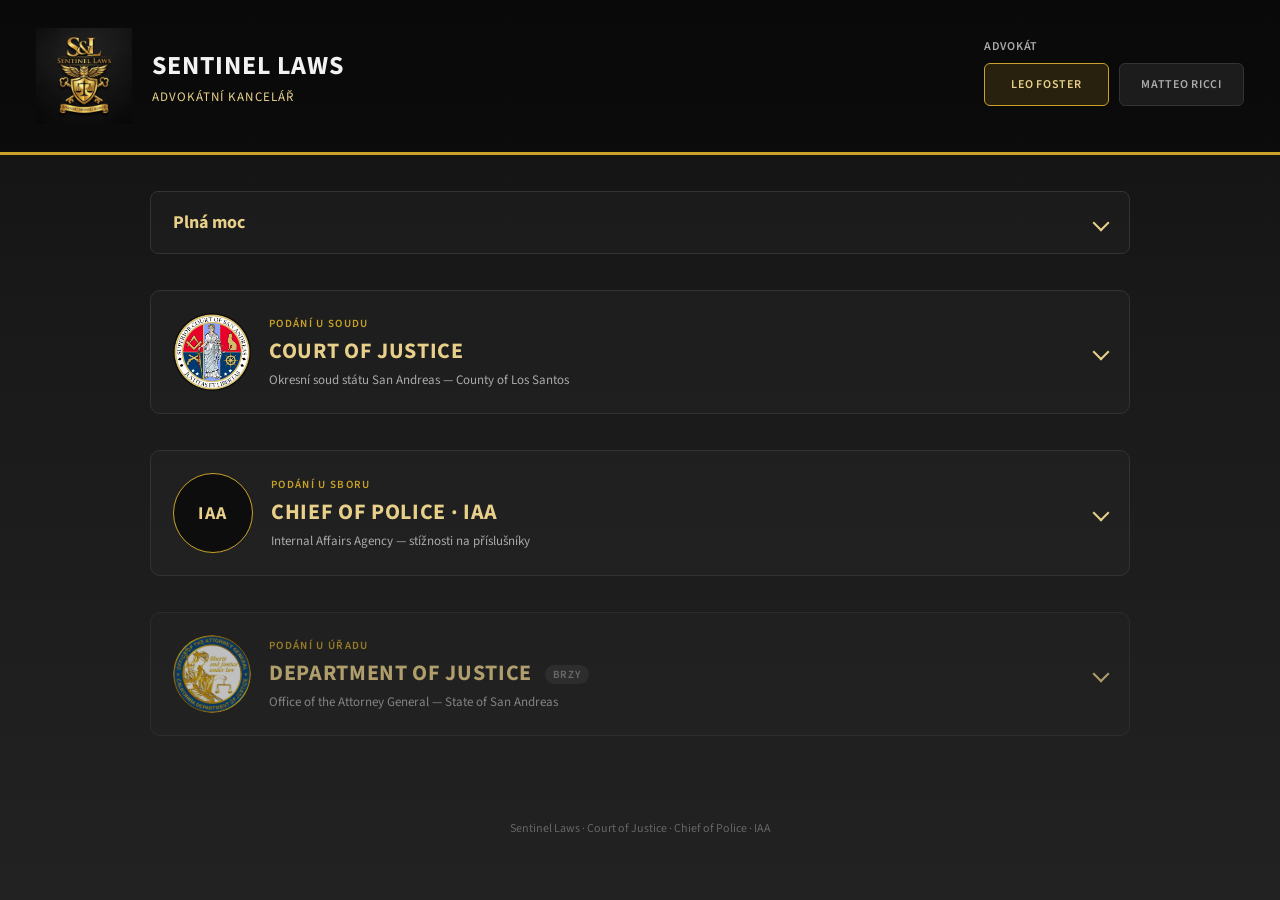
<file: index.html>
<!DOCTYPE html>
<html lang="cs">
<head>
  <meta charset="UTF-8">
  <meta name="viewport" content="width=device-width, initial-scale=1.0">
  <title>Sentinel Laws — Formuláře</title>
  <link rel="stylesheet" href="portal.css?v=3">
</head>
<body class="portal">
  <header class="portal-header">
    <div class="portal-brand">
      <img class="portal-logo" src="sentinel-laws-logo.png" alt="Sentinel Laws">
      <div class="portal-brand-text">
        <h1>Sentinel Laws</h1>
        <p>Advokátní kancelář</p>
      </div>
    </div>

    <div class="portal-attorney">
      <label for="attorney-leo">Advokát</label>
      <div class="attorney-options">
        <label class="attorney-option">
          <input type="radio" name="attorney" id="attorney-leo" value="leo-foster">
          <span>Leo Foster</span>
        </label>
        <label class="attorney-option">
          <input type="radio" name="attorney" id="attorney-matteo" value="matteo-ricci">
          <span>Matteo Ricci</span>
        </label>
      </div>
    </div>
  </header>

  <main class="portal-main">
    <section class="portal-section">
      <div class="category-list">
        <div class="category">
          <button type="button" class="category-toggle" aria-expanded="false" aria-controls="category-poa">
            <span class="category-title">Plná moc</span>
            <span class="category-chevron" aria-hidden="true"></span>
          </button>
          <div class="category-panel" id="category-poa" hidden>
            <p>Obecná plná moc, kterou klient uděluje kanceláři Sentinel Laws oprávnění zastupovat jej ve všech právních věcech.</p>
            <div class="form-grid">
              <a class="form-card" href="pm100.html">
                <span class="form-code">PM-100</span>
                <strong>Plná moc k zastupování</strong>
                <span>Klient souhlasí, aby advokát jednal jeho jménem před soudem, policií, DOJ i ostatními úřady.</span>
              </a>
            </div>
          </div>
        </div>
      </div>
    </section>

    <section class="authority-block">
      <button type="button" class="authority-toggle" aria-expanded="false" aria-controls="authority-coj">
        <img class="authority-logo" src="court-seal.png" width="78" height="78" alt="">
        <div class="authority-copy">
          <p class="authority-kicker">Podání u soudu</p>
          <h2>Court of Justice</h2>
          <p>Okresní soud státu San Andreas — County of Los Santos</p>
        </div>
        <span class="category-chevron" aria-hidden="true"></span>
      </button>
      <div class="authority-panel" id="authority-coj" hidden>
        <div class="category-list">
          <div class="category">
            <button type="button" class="category-toggle" aria-expanded="false" aria-controls="category-name-change">
              <span class="category-title">Změna jmen</span>
              <span class="category-chevron" aria-hidden="true"></span>
            </button>
            <div class="category-panel" id="category-name-change" hidden>
              <p>Formuláře pro podání žádosti o změnu jména u Okresního soudu státu San Andreas.</p>
              <div class="form-grid">
                <a class="form-card" href="nc100.html">
                  <span class="form-code">NC-100</span>
                  <strong>Petice o změnu jména</strong>
                  <span>Hlavní žádost podávaná u soudu. Obsahuje údaje navrhovatele, požadovanou změnu jména a podpisy.</span>
                </a>

                <a class="form-card" href="nc110.html">
                  <span class="form-code">NC-110</span>
                  <strong>Příloha — údaje o osobě</strong>
                  <span>Detailní informace o osobě, jejíž jméno se mění, včetně výpisu z trestního rejstříku.</span>
                </a>
              </div>
            </div>
          </div>

          <div class="category">
            <button type="button" class="category-toggle" aria-expanded="false" aria-controls="category-divorce">
              <span class="category-title">Rozvod</span>
              <span class="category-chevron" aria-hidden="true"></span>
            </button>
            <div class="category-panel" id="category-divorce" hidden>
              <p>Dohody o rozvodu manželství a vypořádání poměrů pro Okresní soud státu San Andreas.</p>
              <div class="form-grid">
                <a class="form-card" href="divorce.html">
                  <span class="form-code">ROZVOD</span>
                  <strong>Dohoda o rozvodu manželství</strong>
                  <span>Kompletní dohoda manželů včetně péče o děti, majetku, výživného a podpisů u soudu.</span>
                </a>
              </div>
            </div>
          </div>

          <div class="category">
            <button type="button" class="category-toggle" aria-expanded="false" aria-controls="category-bail">
              <span class="category-title">Kauce</span>
              <span class="category-chevron" aria-hidden="true"></span>
            </button>
            <div class="category-panel" id="category-bail" hidden>
              <p>Návrhy na propuštění obviněného na kauci a na stanovení její výše u Okresního soudu státu San Andreas.</p>
              <div class="form-grid">
                <a class="form-card" href="ka100.html">
                  <span class="form-code">KA-100</span>
                  <strong>Návrh na propuštění na kauci</strong>
                  <span>Žádost o stanovení kauce podle Penal Code, včetně výpisu všech obvinění vedených proti osobě.</span>
                </a>
              </div>
            </div>
          </div>
        </div>
      </div>
    </section>

    <section class="authority-block">
      <button type="button" class="authority-toggle" aria-expanded="false" aria-controls="authority-iaa">
        <span class="authority-mark">IAA</span>
        <div class="authority-copy">
          <p class="authority-kicker">Podání u sboru</p>
          <h2>Chief of Police · IAA</h2>
          <p>Internal Affairs Agency — stížnosti na příslušníky</p>
        </div>
        <span class="category-chevron" aria-hidden="true"></span>
      </button>
      <div class="authority-panel" id="authority-iaa" hidden>
        <div class="category-list">
          <div class="category">
            <button type="button" class="category-toggle" aria-expanded="false" aria-controls="category-complaint">
              <span class="category-title">Stížnost na příslušníka</span>
              <span class="category-chevron" aria-hidden="true"></span>
            </button>
            <div class="category-panel" id="category-complaint" hidden>
              <p>Stížnost na jednání příslušníka podávaná Chief of Police nebo Internal Affairs Agency.</p>
              <div class="form-grid">
                <a class="form-card" href="st100.html">
                  <span class="form-code">ST-100</span>
                  <strong>Stížnost na příslušníka</strong>
                  <span>Údaje o sboru a odznaku, poškozená osoba, popis události a porušené paragrafy.</span>
                </a>
              </div>
            </div>
          </div>
        </div>
      </div>
    </section>

    <section class="authority-block coming-soon">
      <button type="button" class="authority-toggle" aria-expanded="false" aria-controls="authority-doj">
        <img class="authority-logo" src="doj-logo.png" width="78" height="78" alt="">
        <div class="authority-copy">
          <p class="authority-kicker">Podání u úřadu</p>
          <h2>Department of Justice <span class="coming-soon-badge">Brzy</span></h2>
          <p>Office of the Attorney General — State of San Andreas</p>
        </div>
        <span class="category-chevron" aria-hidden="true"></span>
      </button>
      <div class="authority-panel" id="authority-doj" hidden>
        <p class="authority-empty">Formuláře podávané u Department of Justice budou doplněny.</p>
      </div>
    </section>
  </main>

  <footer class="portal-footer">
    Sentinel Laws · Court of Justice · Chief of Police · IAA
  </footer>

  <script src="portal.js?v=3"></script>
</body>
</html>
</file>
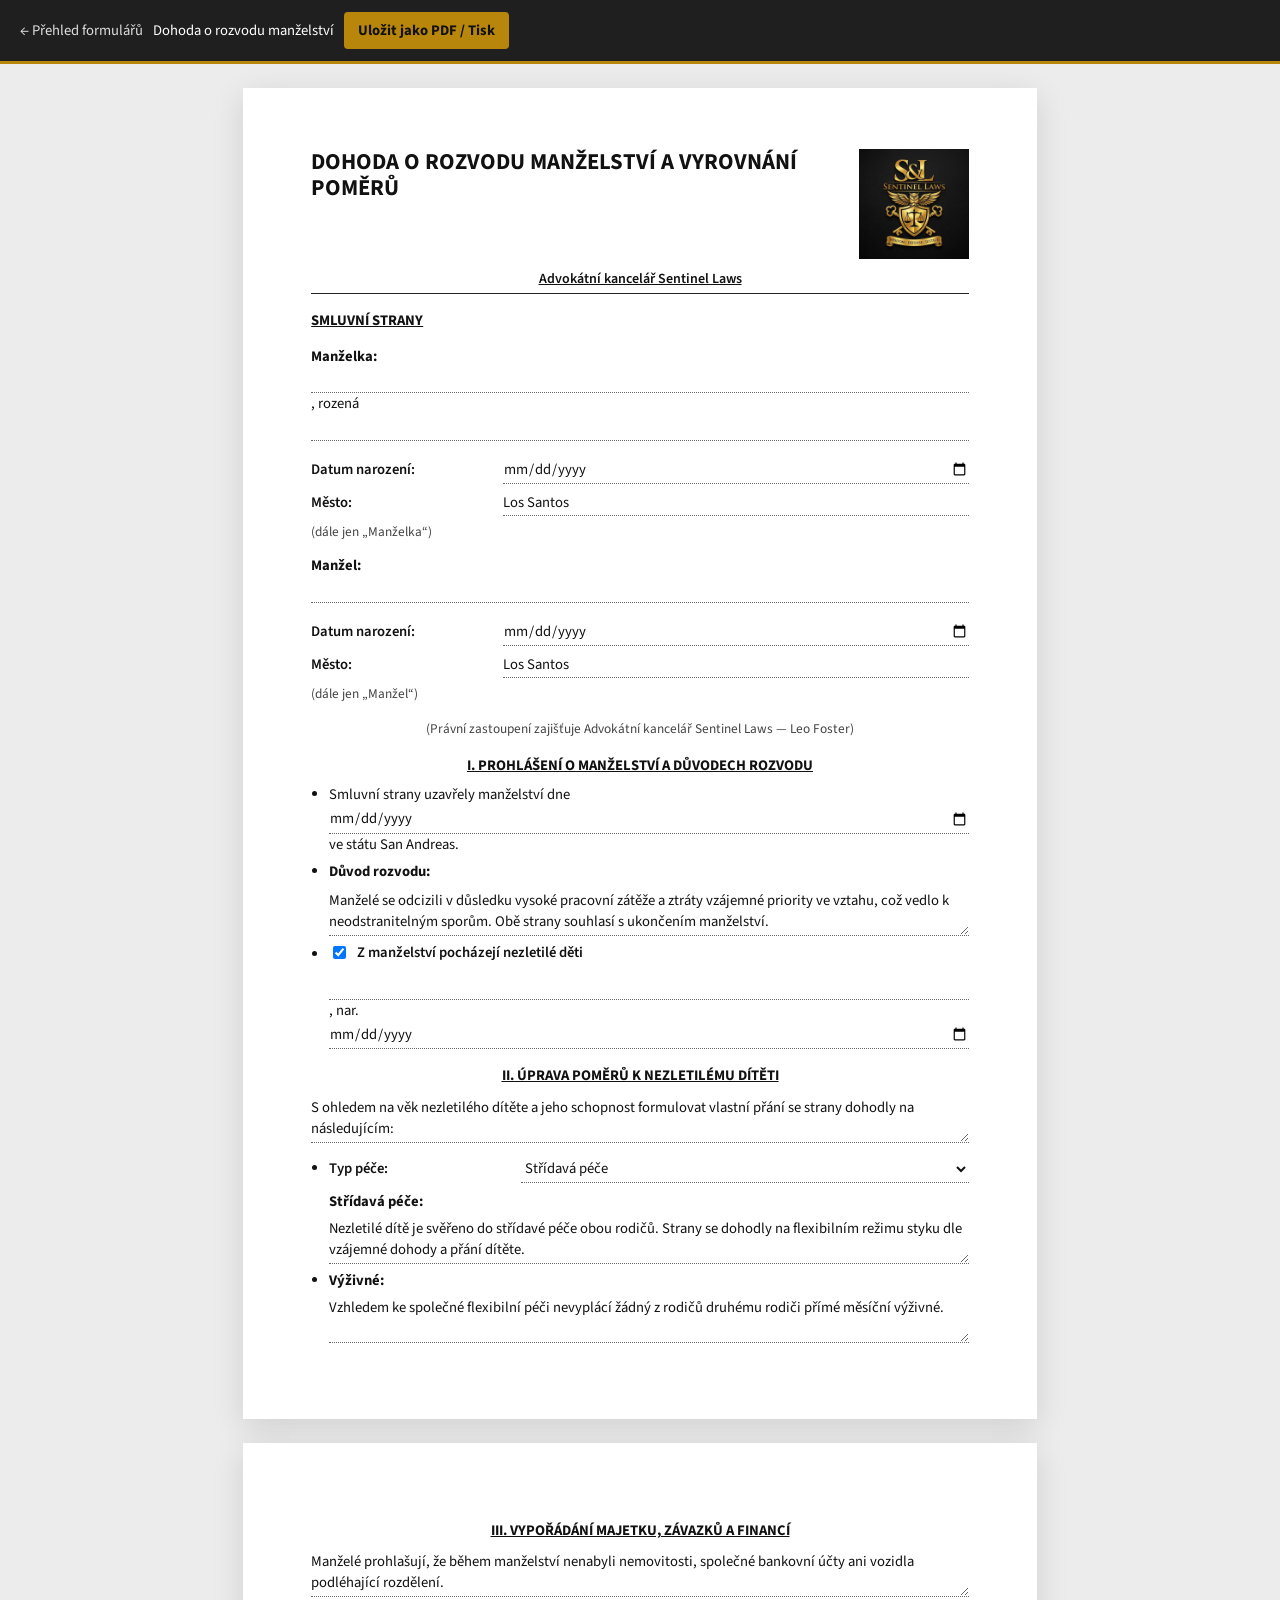
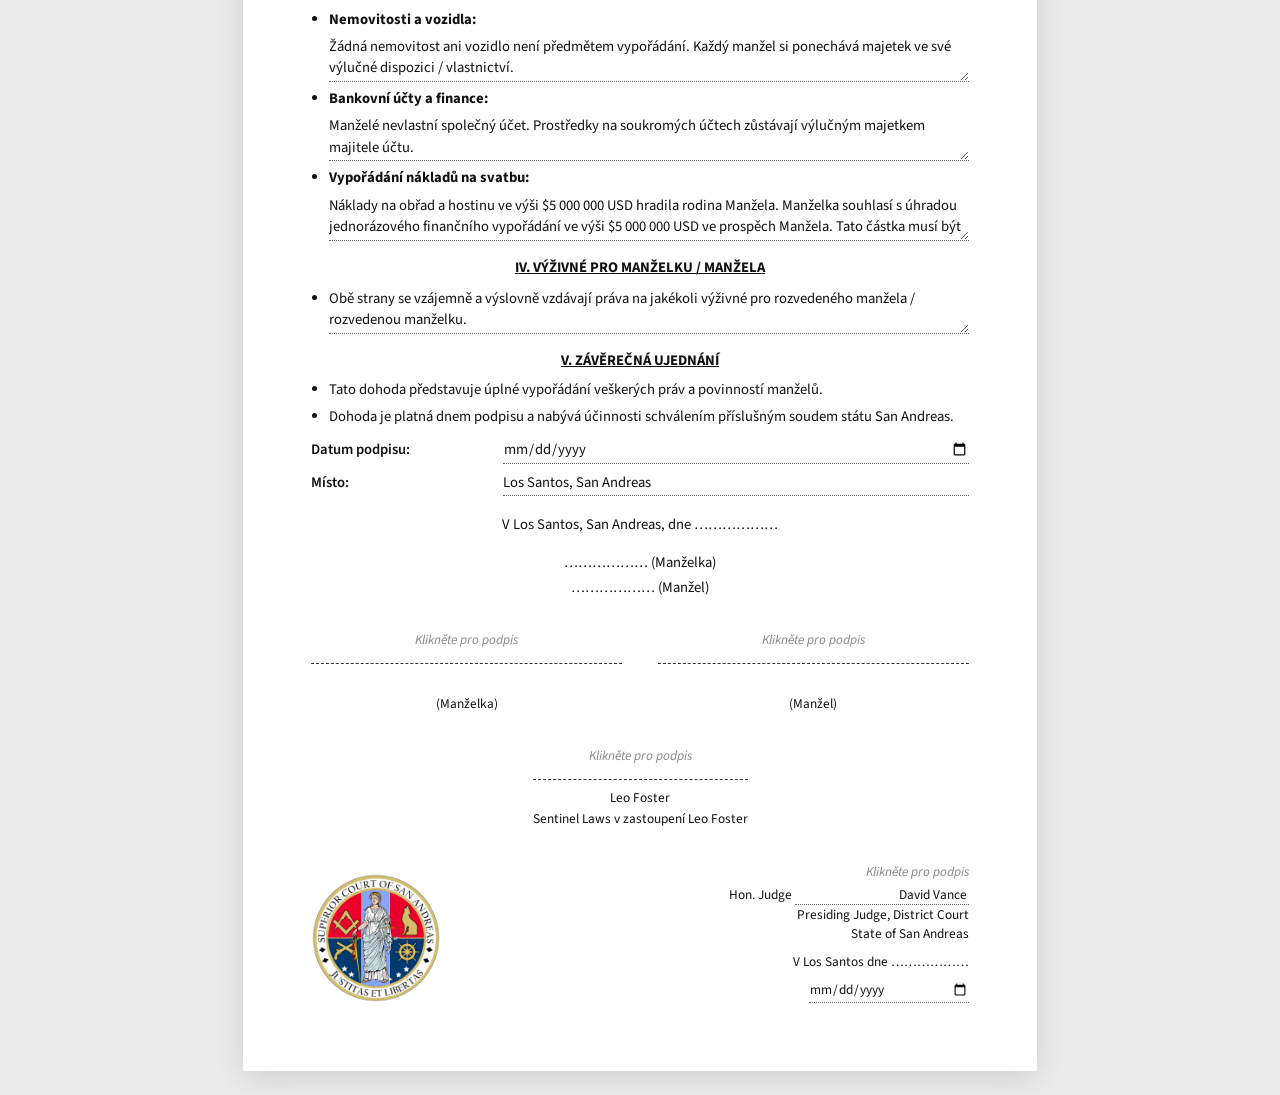
<file: divorce.html>
<!DOCTYPE html>
<html lang="cs">
<head>
  <meta charset="UTF-8">
  <meta name="viewport" content="width=device-width, initial-scale=1.0">
  <title>Dohoda o rozvodu manželství</title>
  <link rel="stylesheet" href="styles.css">
</head>
<body>
  <div class="toolbar no-print">
    <a href="index.html">← Přehled formulářů</a>
    <span>Dohoda o rozvodu manželství</span>
    <button type="button" id="print-btn">Uložit jako PDF / Tisk</button>
  </div>

  <!-- Strana 1 -->
  <main class="page">
    <header class="doc-header">
      <div>
        <h1 class="doc-title">Dohoda o rozvodu manželství a vyrovnání poměrů</h1>
      </div>
      <img class="logo" src="sentinel-laws-logo.png" alt="Sentinel Laws">
    </header>

    <p class="firm-line">Advokátní kancelář Sentinel Laws</p>

    <p class="section-title">Smluvní strany</p>

    <p><strong>Manželka:</strong>
      <input type="text" id="wife-name" class="inline-field wide">
      , rozená
      <input type="text" id="wife-maiden" class="inline-field">
    </p>
    <div class="field-row">
      <label for="wife-dob">Datum narození:</label>
      <input type="date" id="wife-dob">
    </div>
    <div class="field-row">
      <label for="wife-city">Město:</label>
      <input type="text" id="wife-city" value="Los Santos">
    </div>
    <p class="note-inline">(dále jen „Manželka“)</p>

    <p style="margin-top:14px;"><strong>Manžel:</strong>
      <input type="text" id="husband-name" class="inline-field wide">
    </p>
    <div class="field-row">
      <label for="husband-dob">Datum narození:</label>
      <input type="date" id="husband-dob">
    </div>
    <div class="field-row">
      <label for="husband-city">Město:</label>
      <input type="text" id="husband-city" value="Los Santos">
    </div>
    <p class="note-inline">(dále jen „Manžel“)</p>

    <p class="rep-note">
      (Právní zastoupení zajišťuje Advokátní kancelář Sentinel Laws — <span id="attorney-rep-name">Leo Foster</span>)
    </p>

    <p class="section-title center">I. Prohlášení o manželství a důvodech rozvodu</p>

    <ul class="legal-list">
      <li>
        Smluvní strany uzavřely manželství dne
        <input type="date" id="marriage-date" class="inline-field">
        ve státu San Andreas.
      </li>
      <li>
        <strong>Důvod rozvodu:</strong>
        <textarea id="divorce-reason" class="block-field">Manželé se odcizili v důsledku vysoké pracovní zátěže a ztráty vzájemné priority ve vztahu, což vedlo k neodstranitelným sporům. Obě strany souhlasí s ukončením manželství.</textarea>
      </li>
      <li>
        <label class="checkbox-inline">
          <input type="checkbox" id="has-children" checked>
          Z manželství pocházejí nezletilé děti
        </label>
        <div id="children-fields">
          <input type="text" id="child-name" class="inline-field wide">
          , nar.
          <input type="date" id="child-dob" class="inline-field">
        </div>
      </li>
    </ul>

    <div id="child-section">
      <p class="section-title center">II. Úprava poměrů k nezletilému dítěti</p>

      <textarea id="section2-intro" class="block-field">S ohledem na věk nezletilého dítěte a jeho schopnost formulovat vlastní přání se strany dohodly na následujícím:</textarea>

      <ul class="legal-list section-editable">
        <li>
          <div class="field-row no-print-gap">
            <label for="care-type">Typ péče:</label>
            <select id="care-type">
              <option value="alternating">Střídavá péče</option>
              <option value="sole">Péče jednho rodiče (vlastní péče)</option>
              <option value="exclusive">Vylučná péče</option>
            </select>
          </div>
          <div class="field-row no-print-gap" id="care-parent-row" hidden>
            <label for="care-parent">Péči vykonává:</label>
            <select id="care-parent">
              <option value="wife">Manželka</option>
              <option value="husband">Manžel</option>
            </select>
          </div>
          <strong id="care-label">Střídavá péče:</strong>
          <textarea id="section2-care" class="block-field">Nezletilé dítě je svěřeno do střídavé péče obou rodičů. Strany se dohodly na flexibilním režimu styku dle vzájemné dohody a přání dítěte.</textarea>
        </li>
        <li>
          <strong>Výživné:</strong>
          <textarea id="section2-support" class="block-field">Vzhledem ke společné flexibilní péči nevyplácí žádný z rodičů druhému rodiči přímé měsíční výživné.</textarea>
        </li>
      </ul>
    </div>
  </main>

  <!-- Strana 2 -->
  <main class="page page-break">
    <p class="section-title center">III. Vypořádání majetku, závazků a financí</p>

    <textarea id="section3-intro" class="block-field">Manželé prohlašují, že během manželství nenabyli nemovitosti, společné bankovní účty ani vozidla podléhající rozdělení.</textarea>

    <ul class="legal-list section-editable">
      <li>
        <strong>Nemovitosti a vozidla:</strong>
        <textarea id="section3-property" class="block-field">Žádná nemovitost ani vozidlo není předmětem vypořádání. Každý manžel si ponechává majetek ve své výlučné dispozici / vlastnictví.</textarea>
      </li>
      <li>
        <strong>Bankovní účty a finance:</strong>
        <textarea id="section3-finance" class="block-field">Manželé nevlastní společný účet. Prostředky na soukromých účtech zůstávají výlučným majetkem majitele účtu.</textarea>
      </li>
      <li>
        <strong>Vypořádání nákladů na svatbu:</strong>
        <textarea id="section3-wedding" class="block-field">Náklady na obřad a hostinu ve výši $5 000 000 USD hradila rodina Manžela. Manželka souhlasí s úhradou jednorázového finančního vypořádání ve výši $5 000 000 USD ve prospěch Manžela. Tato částka musí být uhrazena na účet Manžela nejpozději do 7 dnů od podpisu této dohody.</textarea>
      </li>
    </ul>

    <p class="section-title center">IV. Výživné pro manželku / manžela</p>

    <ul class="legal-list section-editable">
      <li>
        <textarea id="section4-alimony" class="block-field">Obě strany se vzájemně a výslovně vzdávají práva na jakékoli výživné pro rozvedeného manžela / rozvedenou manželku.</textarea>
      </li>
    </ul>

    <p class="section-title center">V. Závěrečná ujednání</p>

    <ul class="legal-list">
      <li>
        Tato dohoda představuje úplné vypořádání veškerých práv a povinností manželů.
      </li>
      <li>
        Dohoda je platná dnem podpisu a nabývá účinnosti schválením příslušným soudem státu San Andreas.
      </li>
    </ul>

    <div class="field-row">
      <label for="sign-date">Datum podpisu:</label>
      <input type="date" id="sign-date">
    </div>
    <div class="field-row">
      <label for="sign-place">Místo:</label>
      <input type="text" id="sign-place" value="Los Santos, San Andreas">
    </div>

    <p style="margin-top:18px;text-align:center;">
      V <span id="place-display">Los Santos, San Andreas</span>, dne <span id="date-display">………………</span>
    </p>

    <p class="party-names">
      <span id="wife-name-display">………………</span> (Manželka)<br>
      <span id="husband-name-display">………………</span> (Manžel)
    </p>

    <div class="signature-grid">
      <div class="signature-block">
        <div class="signature-script" id="sig-wife"></div>
        <div class="signature-line">
          <input type="text" id="sig-name-wife" style="text-align:center;border:none;">
          <div>(Manželka)</div>
        </div>
      </div>

      <div class="signature-block">
        <div class="signature-script" id="sig-husband"></div>
        <div class="signature-line">
          <input type="text" id="sig-name-husband" style="text-align:center;border:none;">
          <div>(Manžel)</div>
        </div>
      </div>

      <div class="signature-block full">
        <div class="signature-script" id="sig-attorney"></div>
        <div class="signature-line">
          <input type="text" id="sig-name-attorney" value="" style="text-align:center;border:none;">
          <div>Sentinel Laws v zastoupení <span id="attorney-sig-label"></span></div>
        </div>
      </div>
    </div>

    <div class="footer-row">
      <img class="seal" src="court-seal.png" alt="Superior Court of San Andreas">

      <div class="judge-block">
        <div class="signature-script" id="sig-judge"></div>
        <div>
          Hon. Judge
          <input type="text" id="judge-name" value="David Vance" class="inline-name">
        </div>
        <div>Presiding Judge, District Court</div>
        <div>State of San Andreas</div>
        <div style="margin-top:8px;">V Los Santos dne <span id="court-date-display">………………</span></div>
        <input type="date" id="court-date" class="no-print court-date-input">
      </div>
    </div>
  </main>

  <script src="app.js"></script>
  <script src="portal.js"></script>
  <script>
    document.addEventListener('DOMContentLoaded', () => {
      bindAllSignatures([
        ['sig-name-wife', 'sig-wife'],
        ['sig-name-husband', 'sig-husband'],
        ['sig-name-attorney', 'sig-attorney'],
        ['judge-name', 'sig-judge']
      ]);

      bindDateDisplay('sign-date', 'date-display');
      bindDateDisplay('court-date', 'court-date-display');

      const syncPlace = () => {
        const el = document.getElementById('sign-place');
        const display = document.getElementById('place-display');
        if (el && display) display.textContent = el.value || '………………';
      };
      document.getElementById('sign-place')?.addEventListener('input', syncPlace);
      syncPlace();

      const hasChildren = document.getElementById('has-children');
      const childrenFields = document.getElementById('children-fields');
      const childSection = document.getElementById('child-section');

      function toggleChildren() {
        const show = hasChildren.checked;
        childrenFields.style.display = show ? 'block' : 'none';
        if (childSection) childSection.style.display = show ? 'block' : 'none';
      }

      hasChildren.addEventListener('change', toggleChildren);
      toggleChildren();

      function syncPartyName(sourceId, sigInputId, sigTargetId, displayId) {
        const source = document.getElementById(sourceId);
        const sig = document.getElementById(sigInputId);
        const display = document.getElementById(displayId);
        if (!source || !sig) return;

        const update = () => {
          if (!sig.dataset.manual) {
            sig.value = source.value;
            updateSignature(sig, sigTargetId);
          }
          if (display) display.textContent = source.value || '………………';
        };

        source.addEventListener('input', update);
        sig.addEventListener('input', () => {
          sig.dataset.manual = sig.value ? '1' : '';
        });
        update();
      }

      syncPartyName('wife-name', 'sig-name-wife', 'sig-wife', 'wife-name-display');
      syncPartyName('husband-name', 'sig-name-husband', 'sig-husband', 'husband-name-display');

      const careType = document.getElementById('care-type');
      const careParent = document.getElementById('care-parent');
      const careParentRow = document.getElementById('care-parent-row');
      const careLabel = document.getElementById('care-label');
      const section2Care = document.getElementById('section2-care');

      const carePresets = {
        alternating: {
          label: 'Střídavá péče:',
          text: 'Nezletilé dítě je svěřeno do střídavé péče obou rodičů. Strany se dohodly na flexibilním režimu styku dle vzájemné dohody a přání dítěte.'
        },
        sole: {
          label: 'Péče jednho rodiče:',
          text: (parent) => `Nezletilé dítě je svěřeno do péče ${parent}. Druhý rodič má právo na styk s dítětem v rozsahu a způsobem, na kterém se strany dohodnou.`
        },
        exclusive: {
          label: 'Vylučná péče:',
          text: (parent) => `Nezletilé dítě je svěřeno do výlučné péče ${parent}. Druhý rodič nemá právo na styk s dítětem, pokud se strany písemně nedohodnou jinak.`
        }
      };

      function getCareParentLabel() {
        return careParent.value === 'husband' ? 'Manžela' : 'Manželky';
      }

      function applyCarePreset() {
        if (!careType || !section2Care) return;
        if (section2Care.dataset.manual === '1') return;

        const preset = carePresets[careType.value];
        if (!preset) return;

        if (careLabel) careLabel.textContent = preset.label;

        if (careType.value === 'alternating') {
          section2Care.value = preset.text;
          if (careParentRow) careParentRow.hidden = true;
        } else {
          section2Care.value = preset.text(getCareParentLabel());
          if (careParentRow) careParentRow.hidden = false;
        }
      }

      careType?.addEventListener('change', () => {
        section2Care.dataset.manual = '';
        applyCarePreset();
      });

      careParent?.addEventListener('change', () => {
        if (careType.value !== 'alternating') {
          section2Care.dataset.manual = '';
          applyCarePreset();
        }
      });

      section2Care?.addEventListener('input', () => {
        section2Care.dataset.manual = section2Care.value ? '1' : '';
      });

      applyCarePreset();

      function updateAttorneyLabels() {
        const attorney = getSelectedAttorney();
        const rep = document.getElementById('attorney-rep-name');
        const label = document.getElementById('attorney-sig-label');
        if (rep) rep.textContent = attorney.name;
        if (label) label.textContent = attorney.name;
      }

      updateAttorneyLabels();
      document.addEventListener('attorney-changed', updateAttorneyLabels);
    });
  </script>
</body>
</html>
</file>
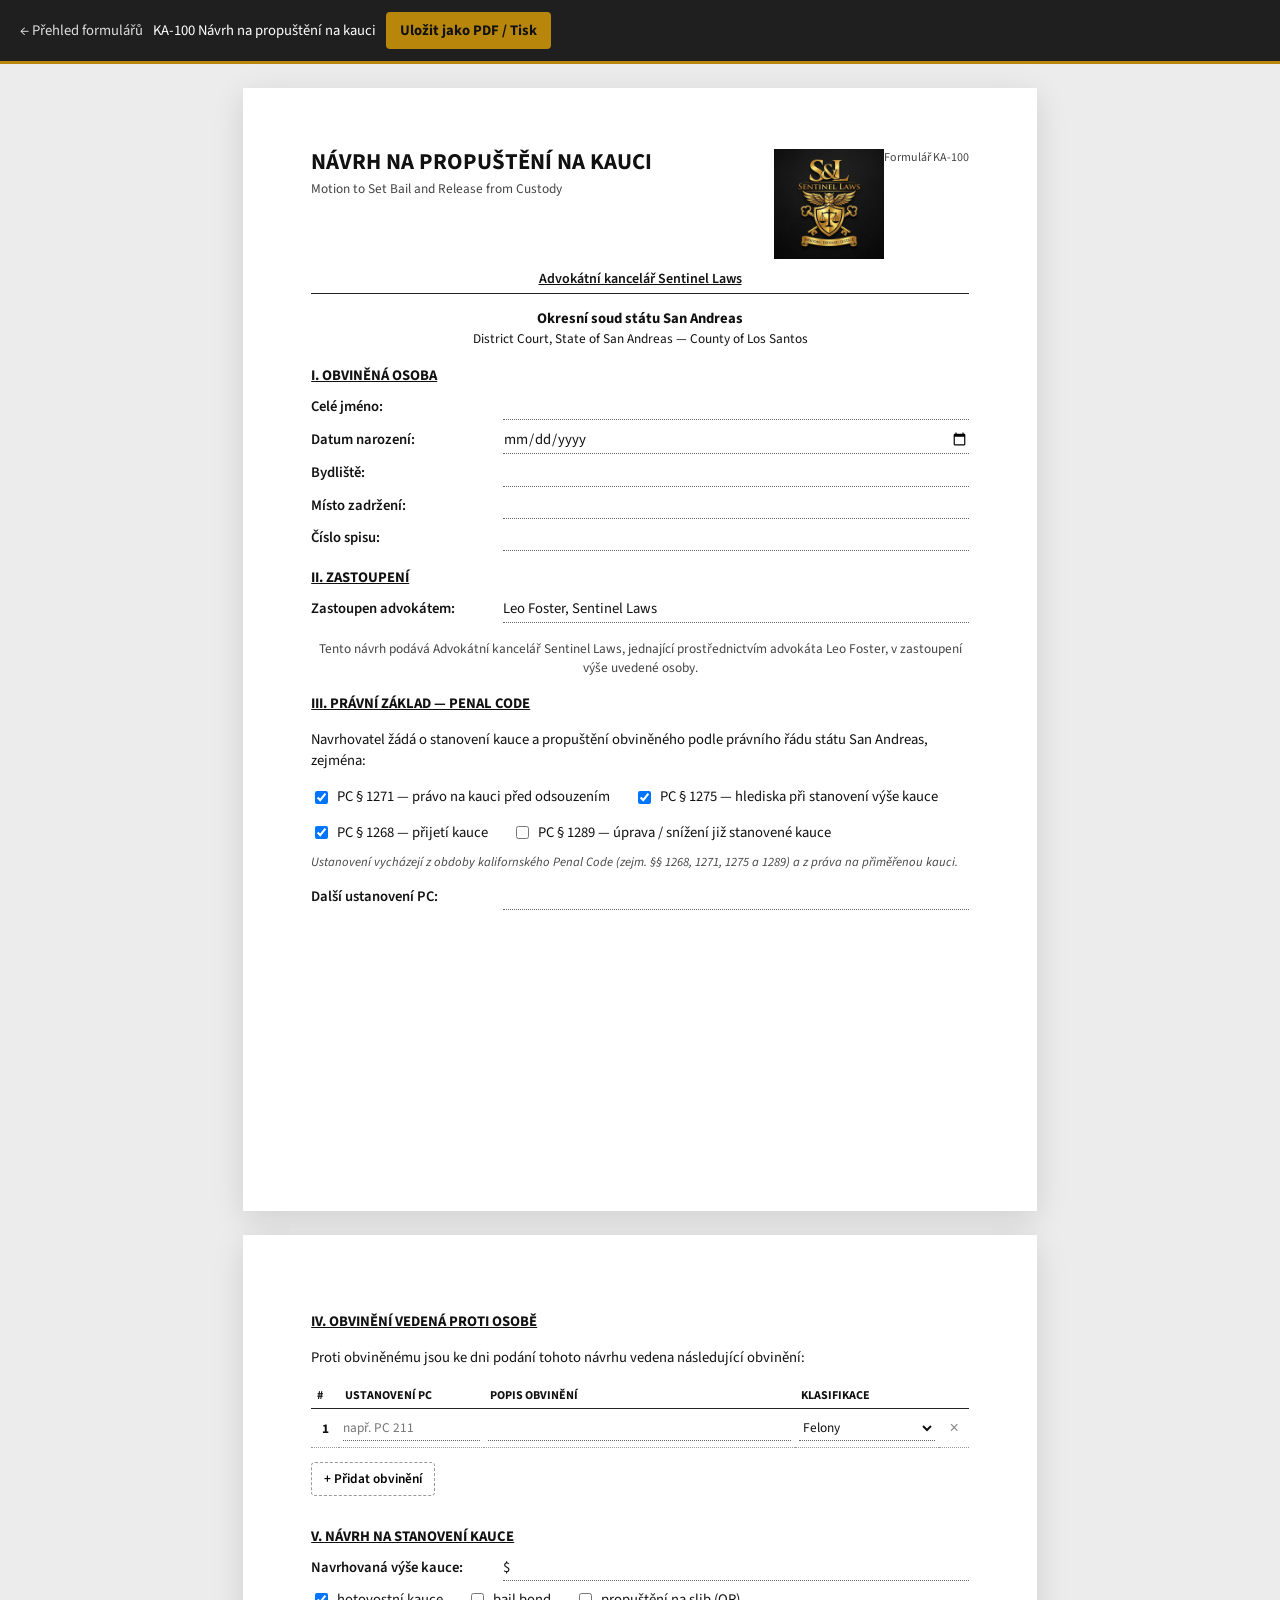
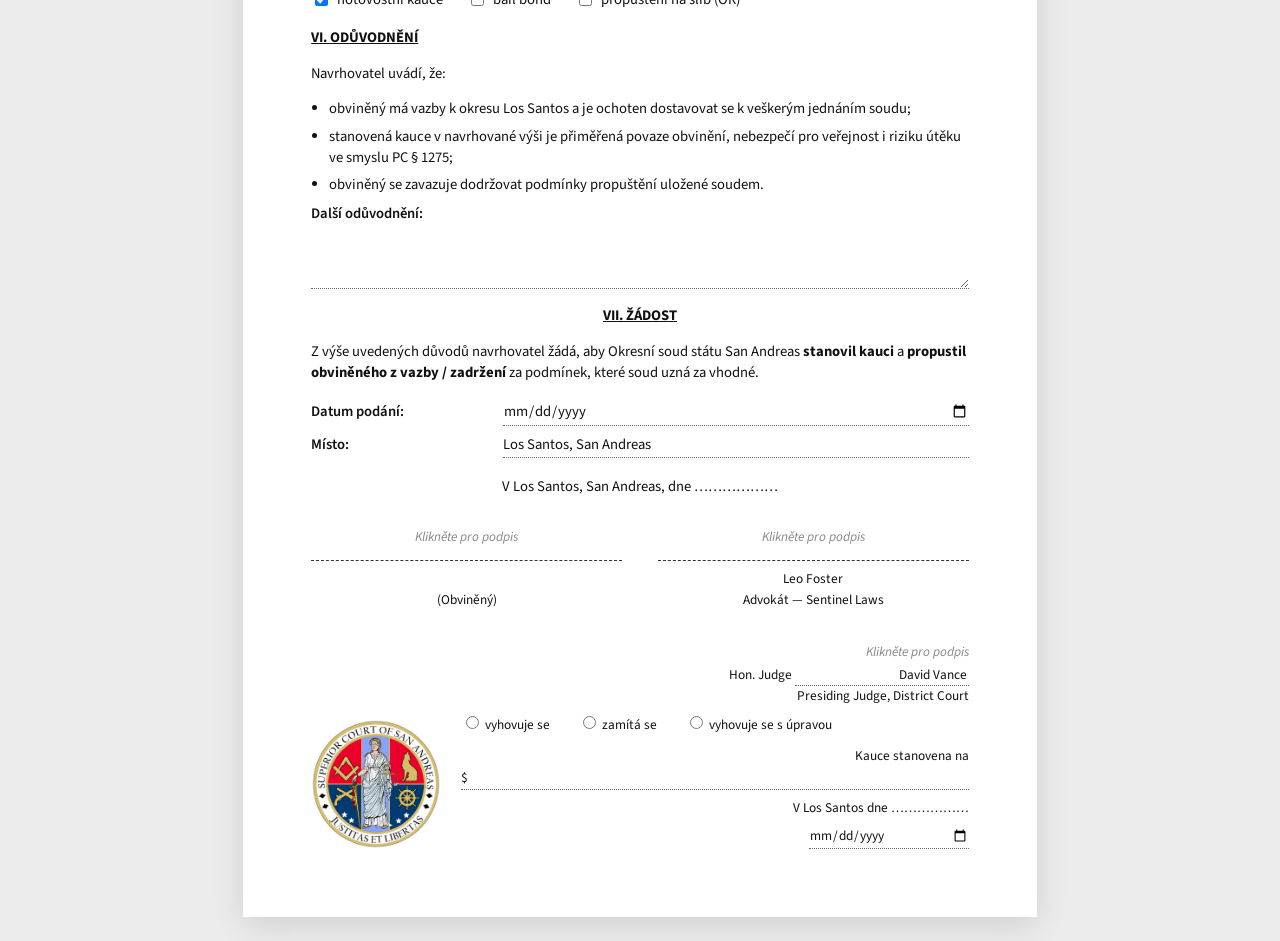
<file: ka100.html>
<!DOCTYPE html>
<html lang="cs">
<head>
  <meta charset="UTF-8">
  <meta name="viewport" content="width=device-width, initial-scale=1.0">
  <title>KA-100 — Návrh na propuštění na kauci</title>
  <link rel="stylesheet" href="styles.css">
</head>
<body>
  <div class="toolbar no-print">
    <a href="index.html">← Přehled formulářů</a>
    <span>KA-100 Návrh na propuštění na kauci</span>
    <button type="button" id="print-btn">Uložit jako PDF / Tisk</button>
  </div>

  <main class="page">
    <div class="form-id">Formulář KA-100</div>

    <header class="doc-header">
      <div>
        <h1 class="doc-title">Návrh na propuštění na kauci</h1>
        <p class="doc-subtitle">Motion to Set Bail and Release from Custody</p>
      </div>
      <img class="logo" src="sentinel-laws-logo.png" alt="Sentinel Laws">
    </header>

    <p class="firm-line">Advokátní kancelář Sentinel Laws</p>

    <div class="court-block">
      <strong>Okresní soud státu San Andreas</strong>
      <span>District Court, State of San Andreas — County of Los Santos</span>
    </div>

    <p class="section-title">I. Obviněná osoba</p>

    <div class="field-row">
      <label for="defendant-name">Celé jméno:</label>
      <input type="text" id="defendant-name">
    </div>
    <div class="field-row">
      <label for="defendant-dob">Datum narození:</label>
      <input type="date" id="defendant-dob">
    </div>
    <div class="field-row">
      <label for="defendant-address">Bydliště:</label>
      <input type="text" id="defendant-address">
    </div>
    <div class="field-row">
      <label for="custody-place">Místo zadržení:</label>
      <input type="text" id="custody-place">
    </div>
    <div class="field-row">
      <label for="case-number">Číslo spisu:</label>
      <input type="text" id="case-number">
    </div>

    <p class="section-title">II. Zastoupení</p>

    <div class="field-row">
      <label for="petitioner-attorney">Zastoupen advokátem:</label>
      <input type="text" id="petitioner-attorney" value="">
    </div>

    <p class="rep-note">
      Tento návrh podává Advokátní kancelář Sentinel Laws, jednající prostřednictvím
      advokáta <span id="attorney-rep-name">Leo Foster</span>, v zastoupení výše uvedené osoby.
    </p>

    <p class="section-title">III. Právní základ — Penal Code</p>

    <p>
      Navrhovatel žádá o stanovení kauce a propuštění obviněného podle právního řádu
      státu San Andreas, zejména:
    </p>
    <div class="checkbox-row">
      <label><input type="checkbox" id="pc-1271" checked> PC § 1271 — právo na kauci před odsouzením</label>
      <label><input type="checkbox" id="pc-1275" checked> PC § 1275 — hlediska při stanovení výše kauce</label>
      <label><input type="checkbox" id="pc-1268" checked> PC § 1268 — přijetí kauce</label>
      <label><input type="checkbox" id="pc-1289"> PC § 1289 — úprava / snížení již stanovené kauce</label>
    </div>
    <p class="note">
      Ustanovení vycházejí z obdoby kalifornského Penal Code (zejm. §§ 1268, 1271, 1275 a 1289)
      a z práva na přiměřenou kauci.
    </p>
    <div class="field-row">
      <label for="pc-other">Další ustanovení PC:</label>
      <input type="text" id="pc-other">
    </div>
  </main>

  <main class="page page-break">
    <p class="section-title">IV. Obvinění vedená proti osobě</p>

    <p>
      Proti obviněnému jsou ke dni podání tohoto návrhu vedena následující obvinění:
    </p>

    <table class="charge-table">
      <thead>
        <tr>
          <th>#</th>
          <th>Ustanovení PC</th>
          <th>Popis obvinění</th>
          <th>Klasifikace</th>
          <th class="no-print"></th>
        </tr>
      </thead>
      <tbody id="charge-body"></tbody>
    </table>
    <button type="button" class="add-row-btn no-print" id="add-charge">+ Přidat obvinění</button>

    <p class="section-title">V. Návrh na stanovení kauce</p>

    <div class="field-row">
      <label for="bail-amount">Navrhovaná výše kauce:</label>
      <input type="text" id="bail-amount" value="$">
    </div>
    <div class="checkbox-row">
      <label><input type="checkbox" id="bail-cash" checked> hotovostní kauce</label>
      <label><input type="checkbox" id="bail-bond"> bail bond</label>
      <label><input type="checkbox" id="bail-or"> propuštění na slib (OR)</label>
    </div>

    <p class="section-title">VI. Odůvodnění</p>

    <p>Navrhovatel uvádí, že:</p>
    <ul class="legal-list">
      <li>
        obviněný má vazby k okresu Los Santos a je ochoten dostavovat se k veškerým jednáním soudu;
      </li>
      <li>
        stanovená kauce v navrhované výši je přiměřená povaze obvinění, nebezpečí pro veřejnost
        i riziku útěku ve smyslu PC § 1275;
      </li>
      <li>
        obviněný se zavazuje dodržovat podmínky propuštění uložené soudem.
      </li>
    </ul>
    <div class="field-row wide">
      <label for="bail-grounds">Další odůvodnění:</label>
      <textarea id="bail-grounds"></textarea>
    </div>

    <p class="section-title center">VII. Žádost</p>

    <p>
      Z výše uvedených důvodů navrhovatel žádá, aby Okresní soud státu San Andreas
      <strong>stanovil kauci</strong> a <strong>propustil obviněného z vazby / zadržení</strong>
      za podmínek, které soud uzná za vhodné.
    </p>

    <div class="field-row">
      <label for="sign-date">Datum podání:</label>
      <input type="date" id="sign-date">
    </div>
    <div class="field-row">
      <label for="sign-place">Místo:</label>
      <input type="text" id="sign-place" value="Los Santos, San Andreas">
    </div>

    <p style="margin-top:18px;text-align:center;">
      V <span id="place-display">Los Santos, San Andreas</span>, dne <span id="date-display">………………</span>
    </p>

    <div class="signature-grid">
      <div class="signature-block">
        <div class="signature-script" id="sig-defendant"></div>
        <div class="signature-line">
          <input type="text" id="sig-name-defendant" style="text-align:center;border:none;">
          <div>(Obviněný)</div>
        </div>
      </div>

      <div class="signature-block">
        <div class="signature-script" id="sig-attorney"></div>
        <div class="signature-line">
          <input type="text" id="sig-name-attorney" value="" style="text-align:center;border:none;">
          <div>Advokát — Sentinel Laws</div>
        </div>
      </div>
    </div>

    <div class="footer-row">
      <img class="seal" src="court-seal.png" alt="Superior Court of San Andreas">

      <div class="judge-block">
        <div class="signature-script" id="sig-judge"></div>
        <div>
          Hon. Judge
          <input type="text" id="judge-name" value="David Vance" class="inline-name">
        </div>
        <div>Presiding Judge, District Court</div>
        <div class="ruling-row">
          <label><input type="radio" name="ruling" value="granted"> vyhovuje se</label>
          <label><input type="radio" name="ruling" value="denied"> zamítá se</label>
          <label><input type="radio" name="ruling" value="modified"> vyhovuje se s úpravou</label>
        </div>
        <div>
          Kauce stanovena na
          <input type="text" id="bail-set" class="inline-field" value="$">
        </div>
        <div style="margin-top:8px;">V Los Santos dne <span id="court-date-display">………………</span></div>
        <input type="date" id="court-date" class="no-print court-date-input">
      </div>
    </div>
  </main>

  <script src="app.js"></script>
  <script src="portal.js"></script>
  <script>
    document.addEventListener('DOMContentLoaded', () => {
      bindAllSignatures([
        ['sig-name-defendant', 'sig-defendant'],
        ['sig-name-attorney', 'sig-attorney'],
        ['judge-name', 'sig-judge']
      ]);

      bindDateDisplay('sign-date', 'date-display');
      bindDateDisplay('court-date', 'court-date-display');

      const placeInput = document.getElementById('sign-place');
      const placeDisplay = document.getElementById('place-display');
      if (placeInput && placeDisplay) {
        const syncPlace = () => { placeDisplay.textContent = placeInput.value || '………………'; };
        placeInput.addEventListener('input', syncPlace);
        syncPlace();
      }

      const defendantName = document.getElementById('defendant-name');
      const sigNameDefendant = document.getElementById('sig-name-defendant');
      if (defendantName && sigNameDefendant) {
        defendantName.addEventListener('input', () => {
          if (!sigNameDefendant.dataset.manual) {
            sigNameDefendant.value = defendantName.value;
            updateSignature(sigNameDefendant, 'sig-defendant');
          }
        });
      }

      if (sigNameDefendant) {
        sigNameDefendant.addEventListener('input', () => {
          sigNameDefendant.dataset.manual = sigNameDefendant.value ? '1' : '';
        });
      }

      function updateAttorneyLabels() {
        const attorney = getSelectedAttorney();
        const rep = document.getElementById('attorney-rep-name');
        if (rep) rep.textContent = attorney.name;
      }

      updateAttorneyLabels();
      document.addEventListener('attorney-changed', updateAttorneyLabels);

      const chargeBody = document.getElementById('charge-body');

      function renumberCharges() {
        [...chargeBody.querySelectorAll('.charge-row')].forEach((row, index) => {
          row.querySelector('.charge-num').textContent = String(index + 1);
        });
      }

      function addChargeRow() {
        const row = document.createElement('tr');
        row.className = 'charge-row';
        row.innerHTML = `
          <td class="charge-num"></td>
          <td class="charge-pc"><input type="text" aria-label="Ustanovení PC" placeholder="např. PC 211"></td>
          <td><input type="text" aria-label="Popis obvinění"></td>
          <td class="charge-class">
            <select aria-label="Klasifikace">
              <option value="Felony">Felony</option>
              <option value="Misdemeanor">Misdemeanor</option>
              <option value="Infraction">Infraction</option>
            </select>
          </td>
          <td class="charge-remove">
            <button type="button" class="remove-charge no-print" aria-label="Odebrat obvinění">×</button>
          </td>
        `;
        chargeBody.appendChild(row);
        renumberCharges();
      }

      chargeBody.addEventListener('click', (event) => {
        const button = event.target.closest('.remove-charge');
        if (!button) return;
        if (chargeBody.querySelectorAll('.charge-row').length <= 1) return;
        button.closest('.charge-row').remove();
        renumberCharges();
      });

      document.getElementById('add-charge').addEventListener('click', addChargeRow);
      addChargeRow();
    });
  </script>
</body>
</html>
</file>
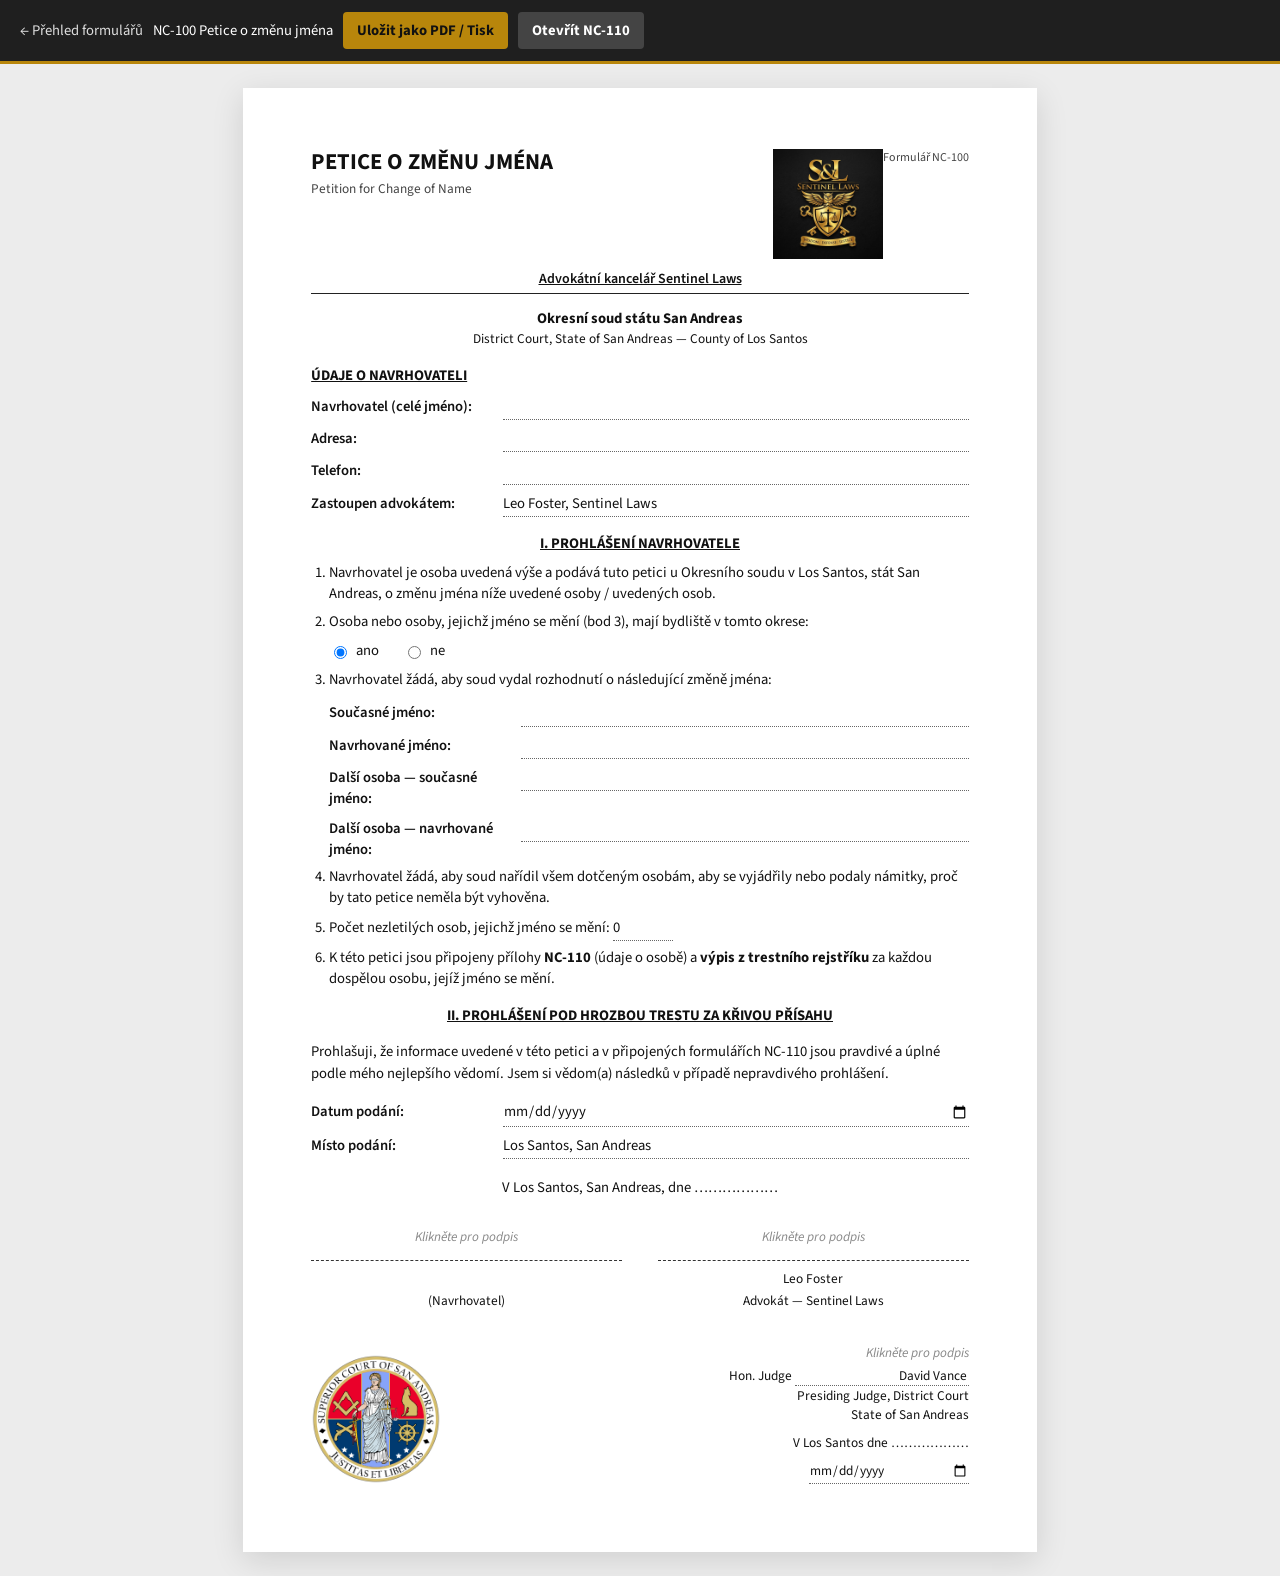
<file: nc100.html>
<!DOCTYPE html>
<html lang="cs">
<head>
  <meta charset="UTF-8">
  <meta name="viewport" content="width=device-width, initial-scale=1.0">
  <title>NC-100 — Petice o změnu jména</title>
  <link rel="stylesheet" href="styles.css">
</head>
<body>
  <div class="toolbar no-print">
    <a href="index.html">← Přehled formulářů</a>
    <span>NC-100 Petice o změnu jména</span>
    <button type="button" id="print-btn">Uložit jako PDF / Tisk</button>
    <button type="button" class="secondary" onclick="location.href='nc110.html'">Otevřít NC-110</button>
  </div>

  <main class="page">
    <div class="form-id">Formulář NC-100</div>

    <header class="doc-header">
      <div>
        <h1 class="doc-title">Petice o změnu jména</h1>
        <p class="doc-subtitle">Petition for Change of Name</p>
      </div>
      <img class="logo" src="sentinel-laws-logo.png" alt="Sentinel Laws">
    </header>

    <p class="firm-line">Advokátní kancelář Sentinel Laws</p>

    <div class="court-block">
      <strong>Okresní soud státu San Andreas</strong>
      <span>District Court, State of San Andreas — County of Los Santos</span>
    </div>

    <p class="section-title">Údaje o navrhovateli</p>

    <div class="field-row">
      <label for="petitioner-name">Navrhovatel (celé jméno):</label>
      <input type="text" id="petitioner-name">
    </div>
    <div class="field-row">
      <label for="petitioner-address">Adresa:</label>
      <input type="text" id="petitioner-address">
    </div>
    <div class="field-row">
      <label for="petitioner-phone">Telefon:</label>
      <input type="text" id="petitioner-phone">
    </div>
    <div class="field-row">
      <label for="petitioner-attorney">Zastoupen advokátem:</label>
      <input type="text" id="petitioner-attorney" value="">
    </div>

    <p class="section-title center">I. Prohlášení navrhovatele</p>

    <ol class="legal-list">
      <li>
        Navrhovatel je osoba uvedená výše a podává tuto petici u Okresního soudu v Los Santos,
        stát San Andreas, o změnu jména níže uvedené osoby / uvedených osob.
      </li>
      <li>
        Osoba nebo osoby, jejichž jméno se mění (bod 3), mají bydliště v tomto okrese:
        <div class="checkbox-row">
          <label><input type="radio" name="residence" value="yes" checked> ano</label>
          <label><input type="radio" name="residence" value="no"> ne</label>
        </div>
      </li>
      <li>
        Navrhovatel žádá, aby soud vydal rozhodnutí o následující změně jména:
        <div class="field-row" style="margin-top:10px;">
          <label for="current-name">Současné jméno:</label>
          <input type="text" id="current-name">
        </div>
        <div class="field-row">
          <label for="proposed-name">Navrhované jméno:</label>
          <input type="text" id="proposed-name">
        </div>
        <div class="field-row">
          <label for="current-name-2">Další osoba — současné jméno:</label>
          <input type="text" id="current-name-2">
        </div>
        <div class="field-row">
          <label for="proposed-name-2">Další osoba — navrhované jméno:</label>
          <input type="text" id="proposed-name-2">
        </div>
      </li>
      <li>
        Navrhovatel žádá, aby soud nařídil všem dotčeným osobám, aby se vyjádřily nebo podaly námitky,
        proč by tato petice neměla být vyhověna.
      </li>
      <li>
        Počet nezletilých osob, jejichž jméno se mění:
        <input type="number" id="minors-count" min="0" value="0" style="width:60px;display:inline-block;">
      </li>
      <li>
        K této petici jsou připojeny přílohy <strong>NC-110</strong> (údaje o osobě) a
        <strong>výpis z trestního rejstříku</strong> za každou dospělou osobu, jejíž jméno se mění.
      </li>
    </ol>

    <p class="section-title center">II. Prohlášení pod hrozbou trestu za křivou přísahu</p>

    <p>
      Prohlašuji, že informace uvedené v této petici a v připojených formulářích NC-110 jsou pravdivé
      a úplné podle mého nejlepšího vědomí. Jsem si vědom(a) následků v případě nepravdivého prohlášení.
    </p>

    <div class="field-row">
      <label for="petition-date">Datum podání:</label>
      <input type="date" id="petition-date">
    </div>
    <div class="field-row">
      <label for="petition-place">Místo podání:</label>
      <input type="text" id="petition-place" value="Los Santos, San Andreas">
    </div>

    <p style="margin-top:18px;text-align:center;">
      V <span id="place-display">Los Santos, San Andreas</span>, dne <span id="date-display">………………</span>
    </p>

    <div class="signature-grid">
      <div class="signature-block">
        <div class="signature-script" id="sig-petitioner"></div>
        <div class="signature-line">
          <input type="text" id="sig-name-petitioner" style="text-align:center;border:none;">
          <div>(Navrhovatel)</div>
        </div>
      </div>

      <div class="signature-block">
        <div class="signature-script" id="sig-attorney"></div>
        <div class="signature-line">
          <input type="text" id="sig-name-attorney" value="" style="text-align:center;border:none;">
          <div>Advokát — Sentinel Laws</div>
        </div>
      </div>
    </div>

    <div class="footer-row">
      <img class="seal" src="court-seal.png" alt="Superior Court of San Andreas">

      <div class="judge-block">
        <div class="signature-script" id="sig-judge"></div>
        <div>
          Hon. Judge
          <input type="text" id="judge-name" value="David Vance" class="inline-name">
        </div>
        <div>Presiding Judge, District Court</div>
        <div>State of San Andreas</div>
        <div style="margin-top:8px;">V Los Santos dne <span id="court-date-display">………………</span></div>
        <input type="date" id="court-date" class="no-print court-date-input">
      </div>
    </div>

  </main>

  <script src="app.js"></script>
  <script src="portal.js"></script>
  <script>
    document.addEventListener('DOMContentLoaded', () => {
      bindAllSignatures([
        ['sig-name-petitioner', 'sig-petitioner'],
        ['sig-name-attorney', 'sig-attorney'],
        ['judge-name', 'sig-judge']
      ]);

      bindDateDisplay('petition-date', 'date-display');
      bindDateDisplay('court-date', 'court-date-display');

      const placeInput = document.getElementById('petition-place');
      const placeDisplay = document.getElementById('place-display');
      if (placeInput && placeDisplay) {
        const syncPlace = () => { placeDisplay.textContent = placeInput.value || '………………'; };
        placeInput.addEventListener('input', syncPlace);
        syncPlace();
      }

      const petitionerName = document.getElementById('petitioner-name');
      const sigNamePetitioner = document.getElementById('sig-name-petitioner');
      if (petitionerName && sigNamePetitioner) {
        petitionerName.addEventListener('input', () => {
          if (!sigNamePetitioner.dataset.manual) {
            sigNamePetitioner.value = petitionerName.value;
            updateSignature(sigNamePetitioner, 'sig-petitioner');
          }
        });
      }

      if (sigNamePetitioner) {
        sigNamePetitioner.addEventListener('input', () => {
          sigNamePetitioner.dataset.manual = sigNamePetitioner.value ? '1' : '';
        });
      }
    });
  </script>
</body>
</html>
</file>
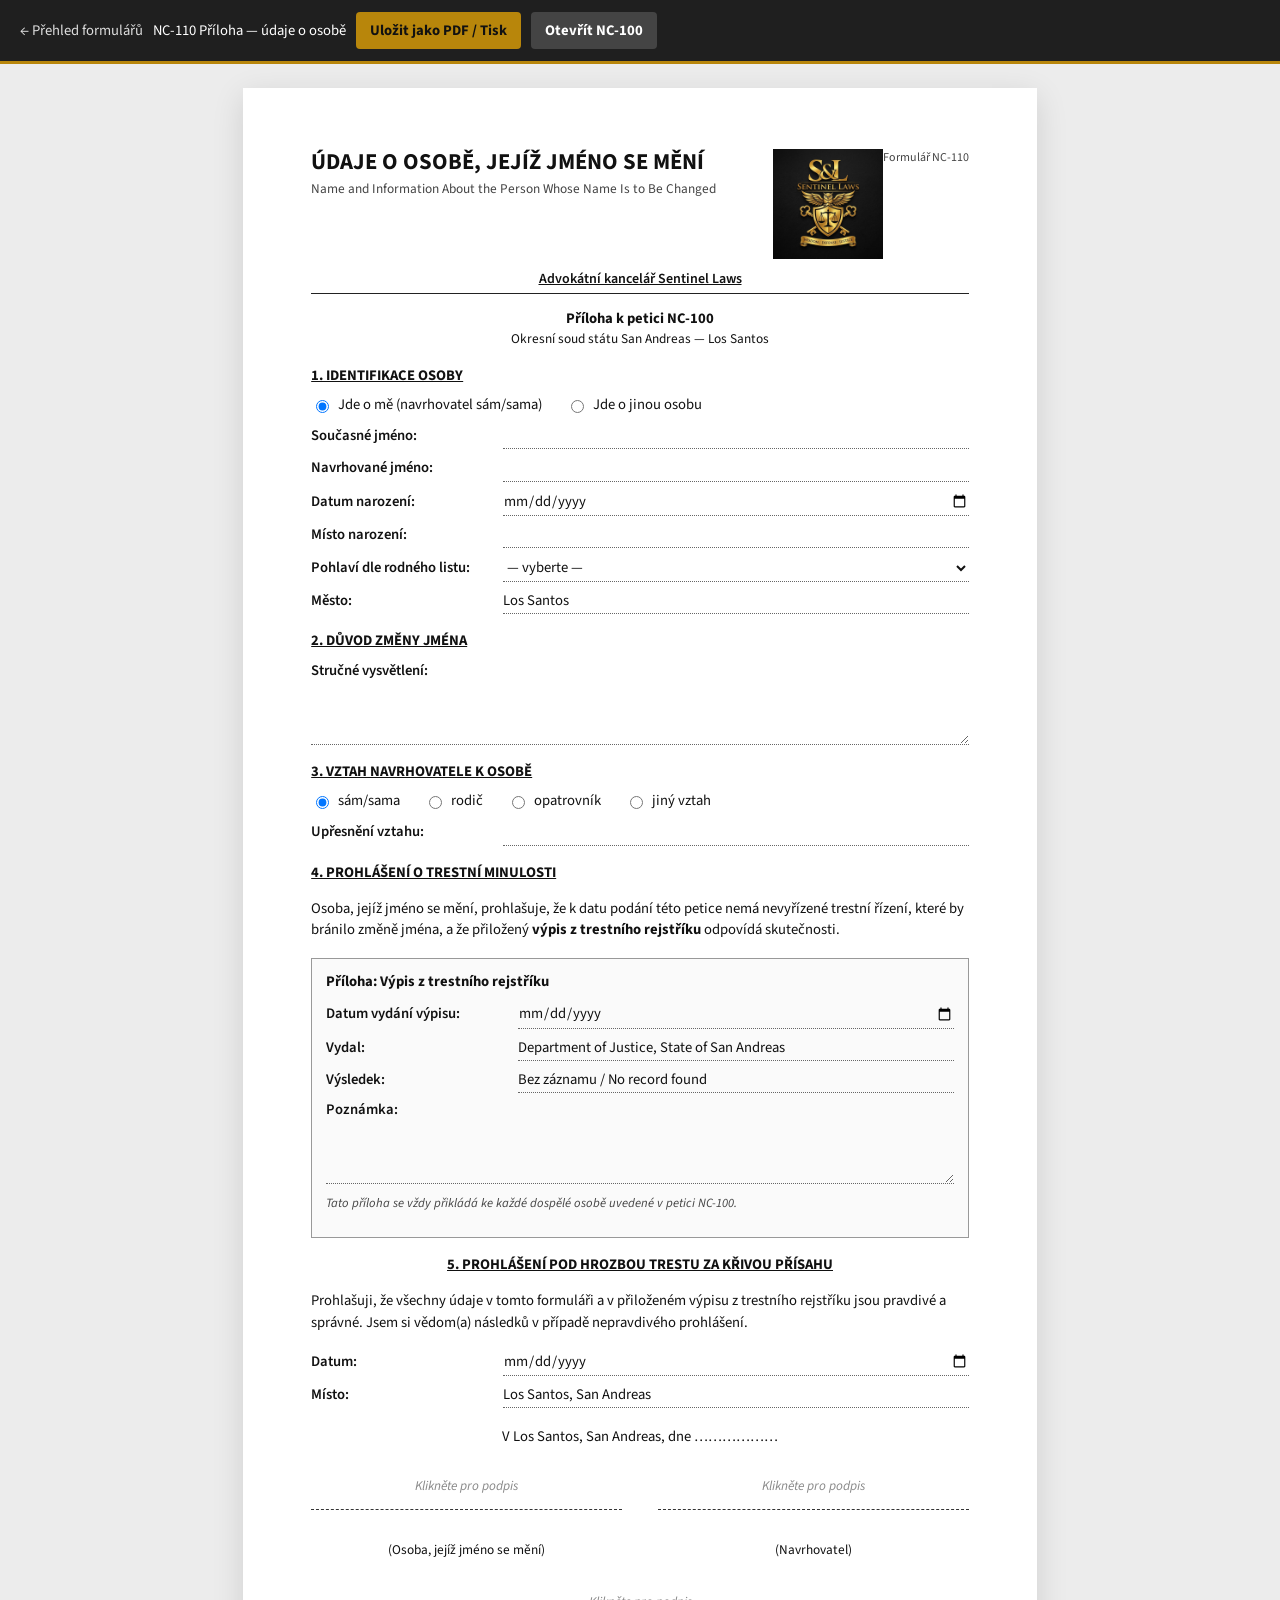
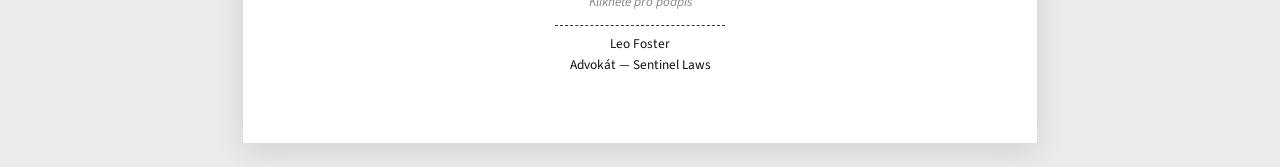
<file: nc110.html>
<!DOCTYPE html>
<html lang="cs">
<head>
  <meta charset="UTF-8">
  <meta name="viewport" content="width=device-width, initial-scale=1.0">
  <title>NC-110 — Příloha k petici o změnu jména</title>
  <link rel="stylesheet" href="styles.css">
</head>
<body>
  <div class="toolbar no-print">
    <a href="index.html">← Přehled formulářů</a>
    <span>NC-110 Příloha — údaje o osobě</span>
    <button type="button" id="print-btn">Uložit jako PDF / Tisk</button>
    <button type="button" class="secondary" onclick="location.href='nc100.html'">Otevřít NC-100</button>
  </div>

  <main class="page">
    <div class="form-id">Formulář NC-110</div>

    <header class="doc-header">
      <div>
        <h1 class="doc-title">Údaje o osobě, jejíž jméno se mění</h1>
        <p class="doc-subtitle">Name and Information About the Person Whose Name Is to Be Changed</p>
      </div>
      <img class="logo" src="sentinel-laws-logo.png" alt="Sentinel Laws">
    </header>

    <p class="firm-line">Advokátní kancelář Sentinel Laws</p>

    <div class="court-block">
      <strong>Příloha k petici NC-100</strong>
      <span>Okresní soud státu San Andreas — Los Santos</span>
    </div>

    <p class="section-title">1. Identifikace osoby</p>

    <div class="checkbox-row">
      <label><input type="radio" name="who" value="self" checked> Jde o mě (navrhovatel sám/sama)</label>
      <label><input type="radio" name="who" value="other"> Jde o jinou osobu</label>
    </div>

    <div class="field-row">
      <label for="current-legal-name">Současné jméno:</label>
      <input type="text" id="current-legal-name">
    </div>
    <div class="field-row">
      <label for="proposed-legal-name">Navrhované jméno:</label>
      <input type="text" id="proposed-legal-name">
    </div>
    <div class="field-row">
      <label for="birth-date">Datum narození:</label>
      <input type="date" id="birth-date">
    </div>
    <div class="field-row">
      <label for="birth-place">Místo narození:</label>
      <input type="text" id="birth-place">
    </div>
    <div class="field-row">
      <label for="sex">Pohlaví dle rodného listu:</label>
      <select id="sex">
        <option value="">— vyberte —</option>
        <option value="Muž">Muž</option>
        <option value="Žena">Žena</option>
        <option value="Neuvedeno / X">Neuvedeno / X</option>
      </select>
    </div>
    <div class="field-row">
      <label for="residence-city">Město:</label>
      <input type="text" id="residence-city" value="Los Santos">
    </div>

    <p class="section-title">2. Důvod změny jména</p>
    <div class="field-row wide">
      <label for="reason">Stručné vysvětlení:</label>
      <textarea id="reason"></textarea>
    </div>

    <p class="section-title">3. Vztah navrhovatele k osobě</p>
    <div class="checkbox-row">
      <label><input type="radio" name="relation" value="self" checked> sám/sama</label>
      <label><input type="radio" name="relation" value="parent"> rodič</label>
      <label><input type="radio" name="relation" value="guardian"> opatrovník</label>
      <label><input type="radio" name="relation" value="other"> jiný vztah</label>
    </div>
    <div class="field-row">
      <label for="relation-detail">Upřesnění vztahu:</label>
      <input type="text" id="relation-detail">
    </div>

    <p class="section-title">4. Prohlášení o trestní minulosti</p>
    <p>
      Osoba, jejíž jméno se mění, prohlašuje, že k datu podání této petice nemá nevyřízené trestní
      řízení, které by bránilo změně jména, a že přiložený <strong>výpis z trestního rejstříku</strong>
      odpovídá skutečnosti.
    </p>

    <div class="attachment-box">
      <h3>Příloha: Výpis z trestního rejstříku</h3>
      <div class="field-row">
        <label for="cr-date">Datum vydání výpisu:</label>
        <input type="date" id="cr-date">
      </div>
      <div class="field-row">
        <label for="cr-issuer">Vydal:</label>
        <input type="text" id="cr-issuer" value="Department of Justice, State of San Andreas">
      </div>
      <div class="field-row">
        <label for="cr-result">Výsledek:</label>
        <input type="text" id="cr-result" value="Bez záznamu / No record found">
      </div>
      <div class="field-row wide">
        <label for="cr-notes">Poznámka:</label>
        <textarea id="cr-notes"></textarea>
      </div>
      <p class="note">Tato příloha se vždy přikládá ke každé dospělé osobě uvedené v petici NC-100.</p>
    </div>

    <p class="section-title center">5. Prohlášení pod hrozbou trestu za křivou přísahu</p>
    <p>
      Prohlašuji, že všechny údaje v tomto formuláři a v přiloženém výpisu z trestního rejstříku jsou
      pravdivé a správné. Jsem si vědom(a) následků v případě nepravdivého prohlášení.
    </p>

    <div class="field-row">
      <label for="declaration-date">Datum:</label>
      <input type="date" id="declaration-date">
    </div>
    <div class="field-row">
      <label for="declaration-place">Místo:</label>
      <input type="text" id="declaration-place" value="Los Santos, San Andreas">
    </div>

    <p style="margin-top:18px;text-align:center;">
      V <span id="place-display">Los Santos, San Andreas</span>, dne <span id="date-display">………………</span>
    </p>

    <div class="signature-grid">
      <div class="signature-block">
        <div class="signature-script" id="sig-person"></div>
        <div class="signature-line">
          <input type="text" id="sig-name-person" style="text-align:center;border:none;">
          <div>(Osoba, jejíž jméno se mění)</div>
        </div>
      </div>

      <div class="signature-block">
        <div class="signature-script" id="sig-petitioner"></div>
        <div class="signature-line">
          <input type="text" id="sig-name-petitioner" style="text-align:center;border:none;">
          <div>(Navrhovatel)</div>
        </div>
      </div>

      <div class="signature-block full">
        <div class="signature-script" id="sig-attorney"></div>
        <div class="signature-line">
          <input type="text" id="sig-name-attorney" value="" style="text-align:center;border:none;">
          <div>Advokát — Sentinel Laws</div>
        </div>
      </div>
    </div>

  </main>

  <script src="app.js"></script>
  <script src="portal.js"></script>
  <script>
    document.addEventListener('DOMContentLoaded', () => {
      bindAllSignatures([
        ['sig-name-person', 'sig-person'],
        ['sig-name-petitioner', 'sig-petitioner'],
        ['sig-name-attorney', 'sig-attorney']
      ]);

      bindDateDisplay('declaration-date', 'date-display');

      const placeInput = document.getElementById('declaration-place');
      const placeDisplay = document.getElementById('place-display');
      if (placeInput && placeDisplay) {
        const syncPlace = () => { placeDisplay.textContent = placeInput.value || '………………'; };
        placeInput.addEventListener('input', syncPlace);
        syncPlace();
      }

      const currentName = document.getElementById('current-legal-name');
      const sigNamePerson = document.getElementById('sig-name-person');
      if (currentName && sigNamePerson) {
        currentName.addEventListener('input', () => {
          if (!sigNamePerson.dataset.manual) {
            sigNamePerson.value = currentName.value;
            updateSignature(sigNamePerson, 'sig-person');
          }
        });
      }

      if (sigNamePerson) {
        sigNamePerson.addEventListener('input', () => {
          sigNamePerson.dataset.manual = sigNamePerson.value ? '1' : '';
        });
      }
    });
  </script>
</body>
</html>
</file>
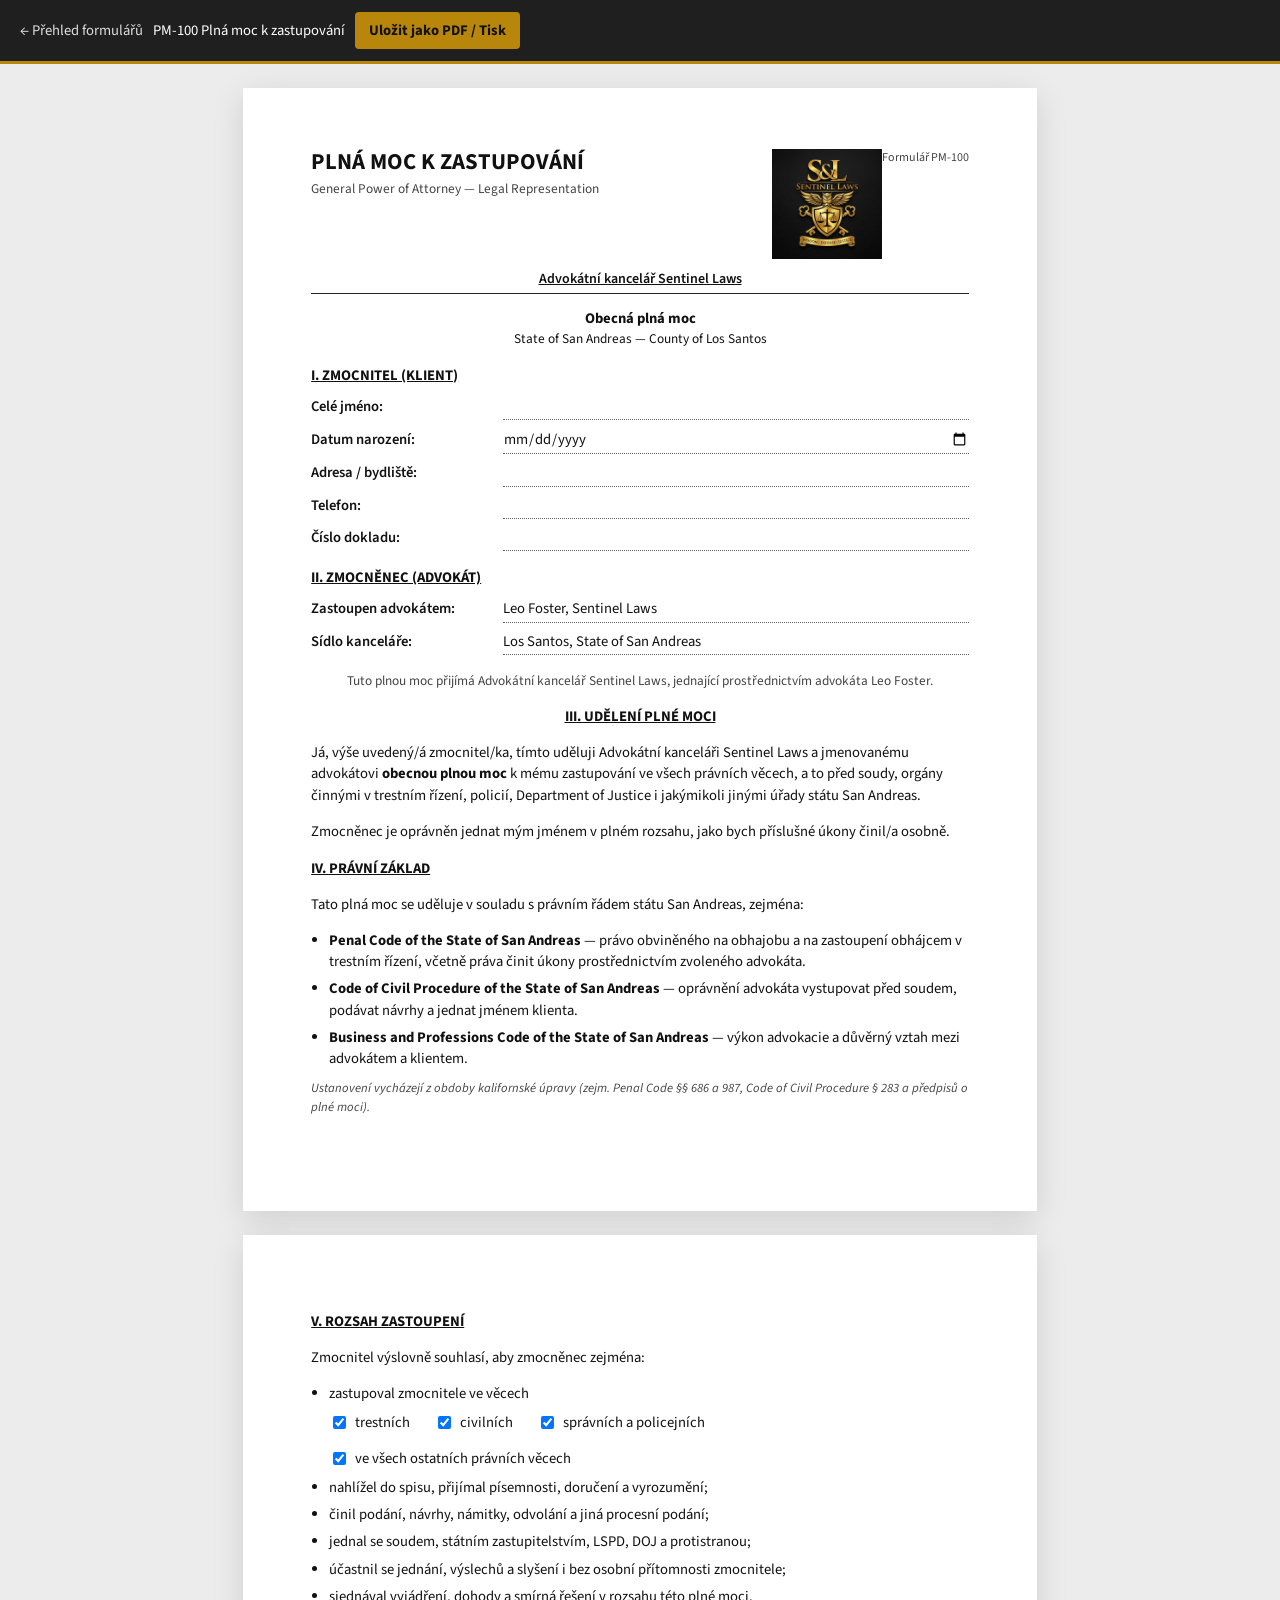
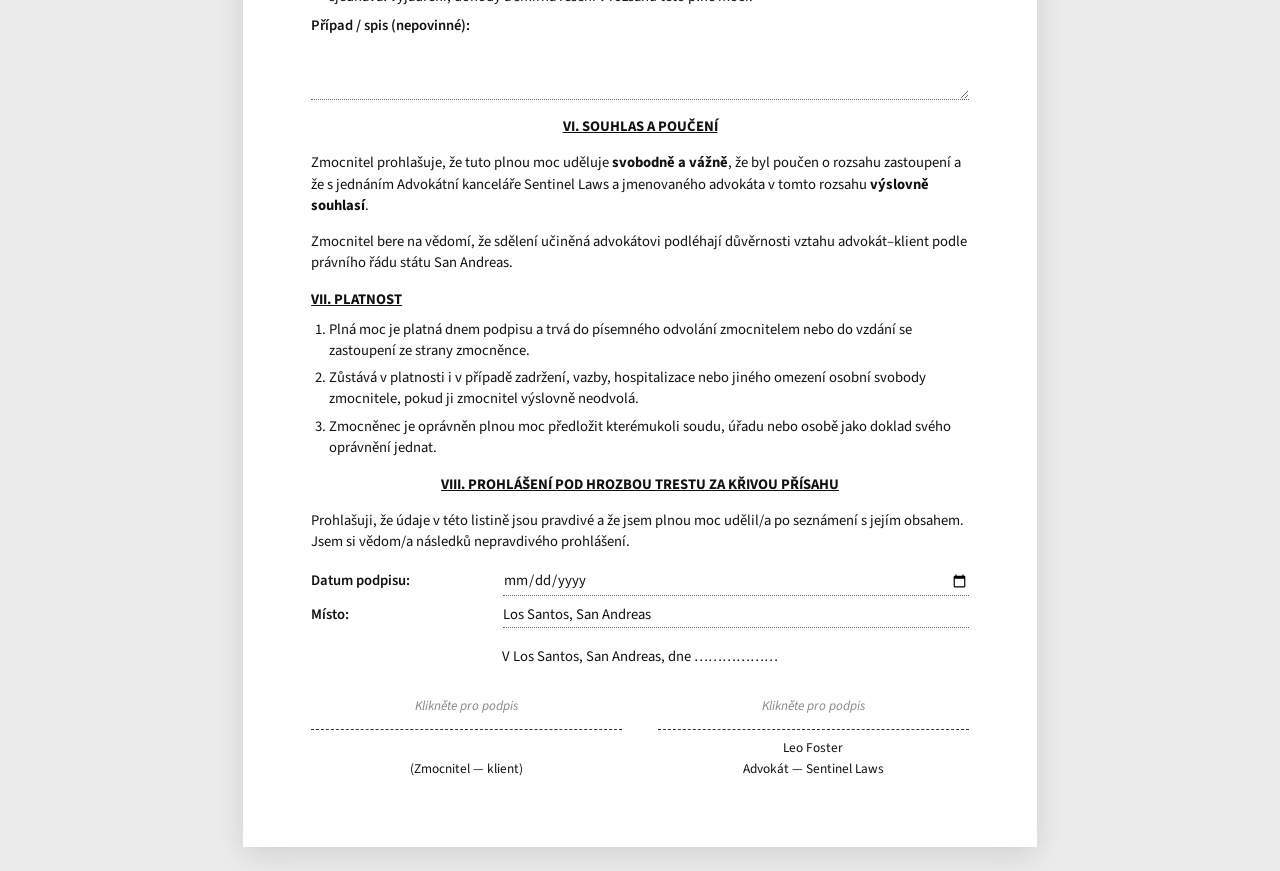
<file: pm100.html>
<!DOCTYPE html>
<html lang="cs">
<head>
  <meta charset="UTF-8">
  <meta name="viewport" content="width=device-width, initial-scale=1.0">
  <title>PM-100 — Plná moc k zastupování</title>
  <link rel="stylesheet" href="styles.css">
</head>
<body>
  <div class="toolbar no-print">
    <a href="index.html">← Přehled formulářů</a>
    <span>PM-100 Plná moc k zastupování</span>
    <button type="button" id="print-btn">Uložit jako PDF / Tisk</button>
  </div>

  <main class="page">
    <div class="form-id">Formulář PM-100</div>

    <header class="doc-header">
      <div>
        <h1 class="doc-title">Plná moc k zastupování</h1>
        <p class="doc-subtitle">General Power of Attorney — Legal Representation</p>
      </div>
      <img class="logo" src="sentinel-laws-logo.png" alt="Sentinel Laws">
    </header>

    <p class="firm-line">Advokátní kancelář Sentinel Laws</p>

    <div class="court-block">
      <strong>Obecná plná moc</strong>
      <span>State of San Andreas — County of Los Santos</span>
    </div>

    <p class="section-title">I. Zmocnitel (klient)</p>

    <div class="field-row">
      <label for="client-name">Celé jméno:</label>
      <input type="text" id="client-name">
    </div>
    <div class="field-row">
      <label for="client-dob">Datum narození:</label>
      <input type="date" id="client-dob">
    </div>
    <div class="field-row">
      <label for="client-address">Adresa / bydliště:</label>
      <input type="text" id="client-address">
    </div>
    <div class="field-row">
      <label for="client-phone">Telefon:</label>
      <input type="text" id="client-phone">
    </div>
    <div class="field-row">
      <label for="client-id">Číslo dokladu:</label>
      <input type="text" id="client-id">
    </div>

    <p class="section-title">II. Zmocněnec (advokát)</p>

    <div class="field-row">
      <label for="petitioner-attorney">Zastoupen advokátem:</label>
      <input type="text" id="petitioner-attorney" value="">
    </div>
    <div class="field-row">
      <label for="firm-address">Sídlo kanceláře:</label>
      <input type="text" id="firm-address" value="Los Santos, State of San Andreas">
    </div>

    <p class="rep-note">
      Tuto plnou moc přijímá Advokátní kancelář Sentinel Laws, jednající prostřednictvím
      advokáta <span id="attorney-rep-name">Leo Foster</span>.
    </p>

    <p class="section-title center">III. Udělení plné moci</p>

    <p>
      Já, výše uvedený/á zmocnitel/ka, tímto uděluji Advokátní kanceláři Sentinel Laws
      a jmenovanému advokátovi <strong>obecnou plnou moc</strong> k mému zastupování
      ve všech právních věcech, a to před soudy, orgány činnými v trestním řízení,
      policií, Department of Justice i jakýmikoli jinými úřady státu San Andreas.
    </p>
    <p>
      Zmocněnec je oprávněn jednat mým jménem v plném rozsahu, jako bych příslušné
      úkony činil/a osobně.
    </p>

    <p class="section-title">IV. Právní základ</p>

    <p>
      Tato plná moc se uděluje v souladu s právním řádem státu San Andreas, zejména:
    </p>
    <ul class="legal-list">
      <li>
        <strong>Penal Code of the State of San Andreas</strong> — právo obviněného
        na obhajobu a na zastoupení obhájcem v trestním řízení, včetně práva činit
        úkony prostřednictvím zvoleného advokáta.
      </li>
      <li>
        <strong>Code of Civil Procedure of the State of San Andreas</strong> —
        oprávnění advokáta vystupovat před soudem, podávat návrhy a jednat jménem klienta.
      </li>
      <li>
        <strong>Business and Professions Code of the State of San Andreas</strong> —
        výkon advokacie a důvěrný vztah mezi advokátem a klientem.
      </li>
    </ul>

    <p class="note">
      Ustanovení vycházejí z obdoby kalifornské úpravy (zejm. Penal Code §§ 686 a 987,
      Code of Civil Procedure § 283 a předpisů o plné moci).
    </p>
  </main>

  <main class="page page-break">
    <p class="section-title">V. Rozsah zastoupení</p>

    <p>Zmocnitel výslovně souhlasí, aby zmocněnec zejména:</p>
    <ul class="legal-list">
      <li>
        zastupoval zmocnitele ve věcech
        <div class="checkbox-row">
          <label><input type="checkbox" id="scope-criminal" checked> trestních</label>
          <label><input type="checkbox" id="scope-civil" checked> civilních</label>
          <label><input type="checkbox" id="scope-admin" checked> správních a policejních</label>
          <label><input type="checkbox" id="scope-all" checked> ve všech ostatních právních věcech</label>
        </div>
      </li>
      <li>
        nahlížel do spisu, přijímal písemnosti, doručení a vyrozumění;
      </li>
      <li>
        činil podání, návrhy, námitky, odvolání a jiná procesní podání;
      </li>
      <li>
        jednal se soudem, státním zastupitelstvím, LSPD, DOJ a protistranou;
      </li>
      <li>
        účastnil se jednání, výslechů a slyšení i bez osobní přítomnosti zmocnitele;
      </li>
      <li>
        sjednával vyjádření, dohody a smírná řešení v rozsahu této plné moci.
      </li>
    </ul>

    <div class="field-row wide">
      <label for="matter-note">Případ / spis (nepovinné):</label>
      <textarea id="matter-note"></textarea>
    </div>

    <p class="section-title center">VI. Souhlas a poučení</p>

    <p>
      Zmocnitel prohlašuje, že tuto plnou moc uděluje <strong>svobodně a vážně</strong>,
      že byl poučen o rozsahu zastoupení a že s jednáním Advokátní kanceláře Sentinel Laws
      a jmenovaného advokáta v tomto rozsahu <strong>výslovně souhlasí</strong>.
    </p>
    <p>
      Zmocnitel bere na vědomí, že sdělení učiněná advokátovi podléhají důvěrnosti
      vztahu advokát–klient podle právního řádu státu San Andreas.
    </p>

    <p class="section-title">VII. Platnost</p>

    <ol class="legal-list">
      <li>
        Plná moc je platná dnem podpisu a trvá do písemného odvolání zmocnitelem
        nebo do vzdání se zastoupení ze strany zmocněnce.
      </li>
      <li>
        Zůstává v platnosti i v případě zadržení, vazby, hospitalizace nebo jiného
        omezení osobní svobody zmocnitele, pokud ji zmocnitel výslovně neodvolá.
      </li>
      <li>
        Zmocněnec je oprávněn plnou moc předložit kterémukoli soudu, úřadu nebo
        osobě jako doklad svého oprávnění jednat.
      </li>
    </ol>

    <p class="section-title center">VIII. Prohlášení pod hrozbou trestu za křivou přísahu</p>

    <p>
      Prohlašuji, že údaje v této listině jsou pravdivé a že jsem plnou moc udělil/a
      po seznámení s jejím obsahem. Jsem si vědom/a následků nepravdivého prohlášení.
    </p>

    <div class="field-row">
      <label for="sign-date">Datum podpisu:</label>
      <input type="date" id="sign-date">
    </div>
    <div class="field-row">
      <label for="sign-place">Místo:</label>
      <input type="text" id="sign-place" value="Los Santos, San Andreas">
    </div>

    <p style="margin-top:18px;text-align:center;">
      V <span id="place-display">Los Santos, San Andreas</span>, dne <span id="date-display">………………</span>
    </p>

    <div class="signature-grid">
      <div class="signature-block">
        <div class="signature-script" id="sig-client"></div>
        <div class="signature-line">
          <input type="text" id="sig-name-client" style="text-align:center;border:none;">
          <div>(Zmocnitel — klient)</div>
        </div>
      </div>

      <div class="signature-block">
        <div class="signature-script" id="sig-attorney"></div>
        <div class="signature-line">
          <input type="text" id="sig-name-attorney" value="" style="text-align:center;border:none;">
          <div>Advokát — Sentinel Laws</div>
        </div>
      </div>
    </div>
  </main>

  <script src="app.js"></script>
  <script src="portal.js"></script>
  <script>
    document.addEventListener('DOMContentLoaded', () => {
      bindAllSignatures([
        ['sig-name-client', 'sig-client'],
        ['sig-name-attorney', 'sig-attorney']
      ]);

      bindDateDisplay('sign-date', 'date-display');

      const placeInput = document.getElementById('sign-place');
      const placeDisplay = document.getElementById('place-display');
      if (placeInput && placeDisplay) {
        const syncPlace = () => { placeDisplay.textContent = placeInput.value || '………………'; };
        placeInput.addEventListener('input', syncPlace);
        syncPlace();
      }

      const clientName = document.getElementById('client-name');
      const sigNameClient = document.getElementById('sig-name-client');
      if (clientName && sigNameClient) {
        clientName.addEventListener('input', () => {
          if (!sigNameClient.dataset.manual) {
            sigNameClient.value = clientName.value;
            updateSignature(sigNameClient, 'sig-client');
          }
        });
      }

      if (sigNameClient) {
        sigNameClient.addEventListener('input', () => {
          sigNameClient.dataset.manual = sigNameClient.value ? '1' : '';
        });
      }

      function updateAttorneyLabels() {
        const attorney = getSelectedAttorney();
        const rep = document.getElementById('attorney-rep-name');
        if (rep) rep.textContent = attorney.name;
      }

      updateAttorneyLabels();
      document.addEventListener('attorney-changed', updateAttorneyLabels);
    });
  </script>
</body>
</html>
</file>
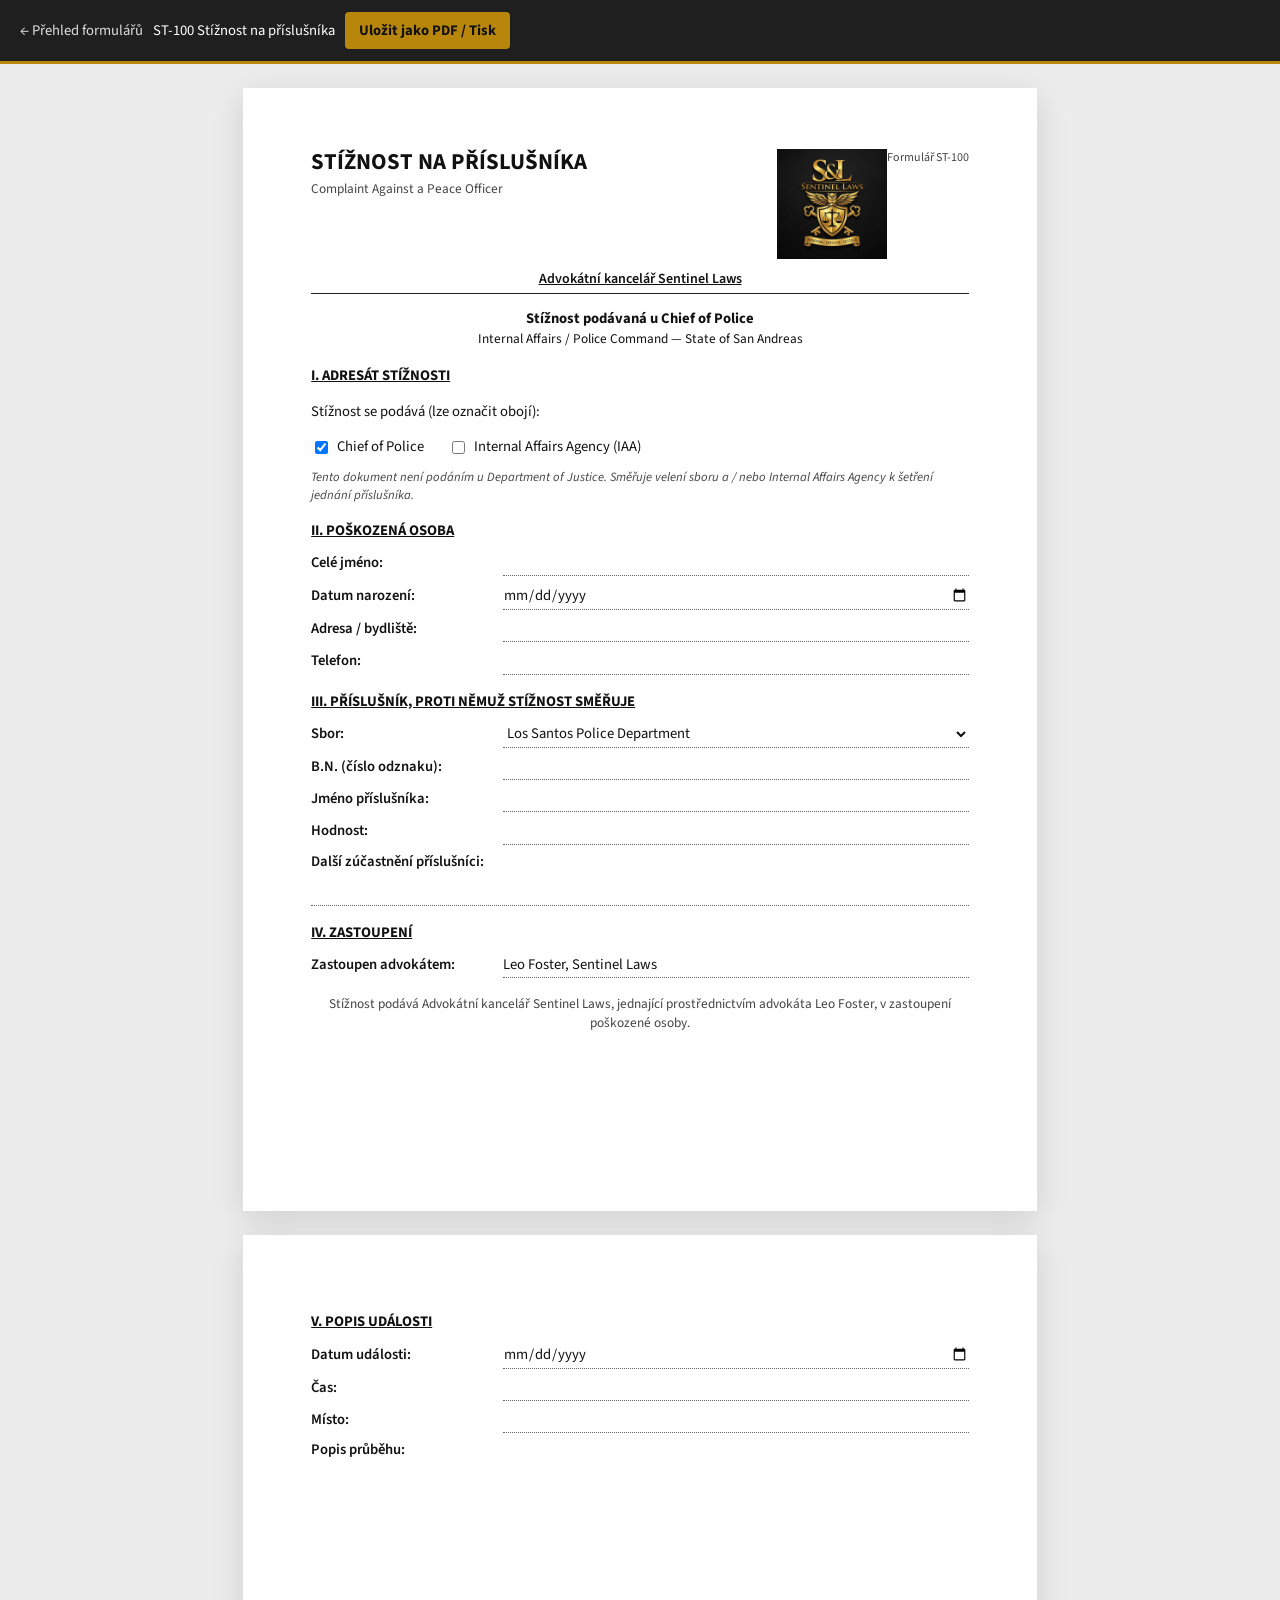
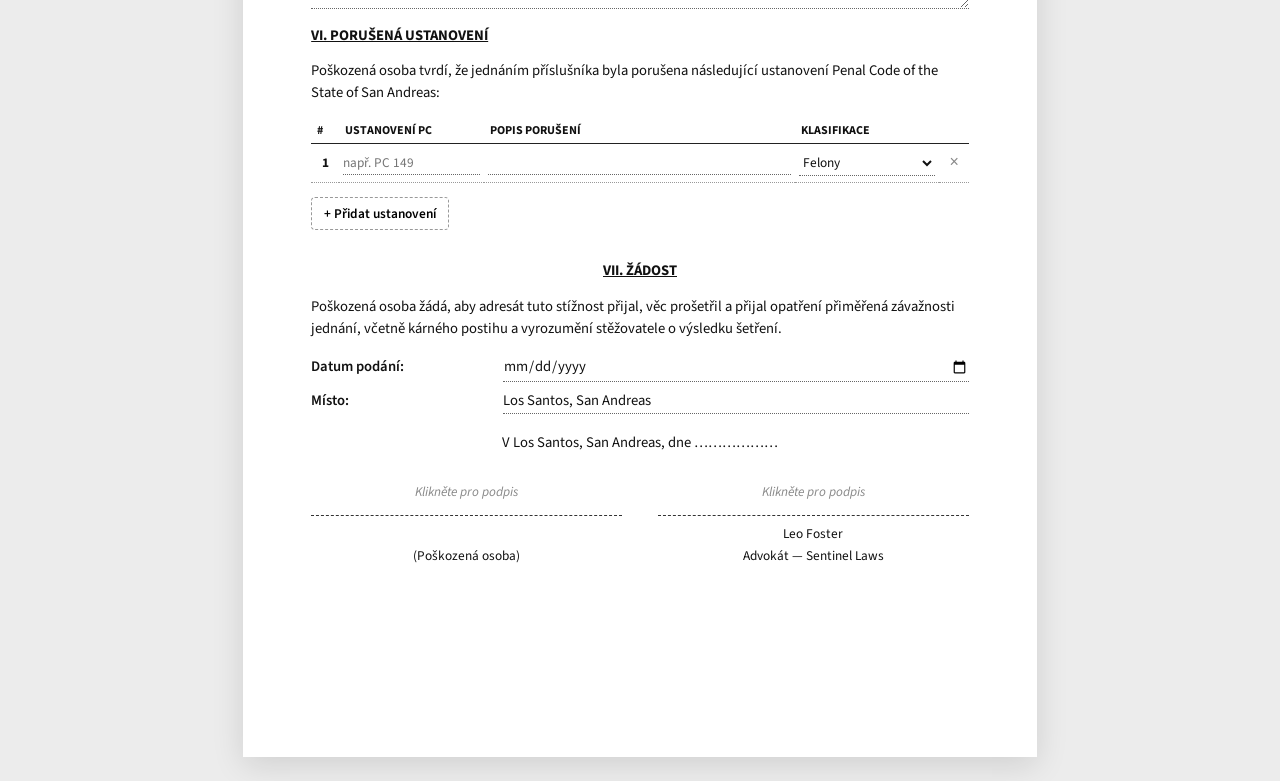
<file: st100.html>
<!DOCTYPE html>
<html lang="cs">
<head>
  <meta charset="UTF-8">
  <meta name="viewport" content="width=device-width, initial-scale=1.0">
  <title>ST-100 — Stížnost na příslušníka</title>
  <link rel="stylesheet" href="styles.css">
</head>
<body>
  <div class="toolbar no-print">
    <a href="index.html">← Přehled formulářů</a>
    <span>ST-100 Stížnost na příslušníka</span>
    <button type="button" id="print-btn">Uložit jako PDF / Tisk</button>
  </div>

  <main class="page">
    <div class="form-id">Formulář ST-100</div>

    <header class="doc-header">
      <div>
        <h1 class="doc-title">Stížnost na příslušníka</h1>
        <p class="doc-subtitle">Complaint Against a Peace Officer</p>
      </div>
      <img class="logo" src="sentinel-laws-logo.png" alt="Sentinel Laws">
    </header>

    <p class="firm-line">Advokátní kancelář Sentinel Laws</p>

    <div class="court-block">
      <strong>Stížnost podávaná u <span id="addressee-display">Chief of Police</span></strong>
      <span>Internal Affairs / Police Command — State of San Andreas</span>
    </div>

    <p class="section-title">I. Adresát stížnosti</p>

    <p>Stížnost se podává (lze označit obojí):</p>
    <div class="checkbox-row">
      <label><input type="checkbox" id="to-chief" checked> Chief of Police</label>
      <label><input type="checkbox" id="to-iaa"> Internal Affairs Agency (IAA)</label>
    </div>
    <p class="note">
      Tento dokument není podáním u Department of Justice. Směřuje velení sboru
      a / nebo Internal Affairs Agency k šetření jednání příslušníka.
    </p>

    <p class="section-title">II. Poškozená osoba</p>

    <div class="field-row">
      <label for="complainant-name">Celé jméno:</label>
      <input type="text" id="complainant-name">
    </div>
    <div class="field-row">
      <label for="complainant-dob">Datum narození:</label>
      <input type="date" id="complainant-dob">
    </div>
    <div class="field-row">
      <label for="complainant-address">Adresa / bydliště:</label>
      <input type="text" id="complainant-address">
    </div>
    <div class="field-row">
      <label for="complainant-phone">Telefon:</label>
      <input type="text" id="complainant-phone">
    </div>

    <p class="section-title">III. Příslušník, proti němuž stížnost směřuje</p>

    <div class="field-row">
      <label for="officer-agency">Sbor:</label>
      <select id="officer-agency">
        <option value="Los Santos Police Department">Los Santos Police Department</option>
        <option value="Los Santos Sheriff Department">Los Santos Sheriff Department</option>
        <option value="Blaine County Sheriff's Office">Blaine County Sheriff's Office</option>
        <option value="San Andreas State Police">San Andreas State Police</option>
        <option value="San Andreas Park Rangers">San Andreas Park Rangers</option>
        <option value="FIB">FIB</option>
        <option value="Jiný">Jiný</option>
      </select>
    </div>
    <div class="field-row" id="agency-other-row" hidden>
      <label for="officer-agency-other">Jiný sbor:</label>
      <input type="text" id="officer-agency-other">
    </div>
    <div class="field-row">
      <label for="officer-badge">B.N. (číslo odznaku):</label>
      <input type="text" id="officer-badge">
    </div>
    <div class="field-row">
      <label for="officer-name">Jméno příslušníka:</label>
      <input type="text" id="officer-name">
    </div>
    <div class="field-row">
      <label for="officer-rank">Hodnost:</label>
      <input type="text" id="officer-rank">
    </div>
    <div class="field-row wide">
      <label for="officer-others">Další zúčastnění příslušníci:</label>
      <input type="text" id="officer-others">
    </div>

    <p class="section-title">IV. Zastoupení</p>

    <div class="field-row">
      <label for="petitioner-attorney">Zastoupen advokátem:</label>
      <input type="text" id="petitioner-attorney" value="">
    </div>
    <p class="rep-note">
      Stížnost podává Advokátní kancelář Sentinel Laws, jednající prostřednictvím
      advokáta <span id="attorney-rep-name">Leo Foster</span>, v zastoupení poškozené osoby.
    </p>
  </main>

  <main class="page page-break">
    <p class="section-title">V. Popis události</p>

    <div class="field-row">
      <label for="incident-date">Datum události:</label>
      <input type="date" id="incident-date">
    </div>
    <div class="field-row">
      <label for="incident-time">Čas:</label>
      <input type="text" id="incident-time">
    </div>
    <div class="field-row">
      <label for="incident-place">Místo:</label>
      <input type="text" id="incident-place">
    </div>
    <div class="field-row wide">
      <label for="incident-desc">Popis průběhu:</label>
      <textarea id="incident-desc" class="event-field"></textarea>
    </div>

    <p class="section-title">VI. Porušená ustanovení</p>

    <p>
      Poškozená osoba tvrdí, že jednáním příslušníka byla porušena následující
      ustanovení Penal Code of the State of San Andreas:
    </p>

    <table class="charge-table">
      <thead>
        <tr>
          <th>#</th>
          <th>Ustanovení PC</th>
          <th>Popis porušení</th>
          <th>Klasifikace</th>
          <th class="no-print"></th>
        </tr>
      </thead>
      <tbody id="charge-body"></tbody>
    </table>
    <button type="button" class="add-row-btn no-print" id="add-charge">+ Přidat ustanovení</button>

    <p class="section-title center">VII. Žádost</p>

    <p>
      Poškozená osoba žádá, aby adresát tuto stížnost přijal, věc prošetřil
      a přijal opatření přiměřená závažnosti jednání, včetně kárného postihu
      a vyrozumění stěžovatele o výsledku šetření.
    </p>

    <div class="field-row">
      <label for="sign-date">Datum podání:</label>
      <input type="date" id="sign-date">
    </div>
    <div class="field-row">
      <label for="sign-place">Místo:</label>
      <input type="text" id="sign-place" value="Los Santos, San Andreas">
    </div>

    <p style="margin-top:18px;text-align:center;">
      V <span id="place-display">Los Santos, San Andreas</span>, dne <span id="date-display">………………</span>
    </p>

    <div class="signature-grid">
      <div class="signature-block">
        <div class="signature-script" id="sig-complainant"></div>
        <div class="signature-line">
          <input type="text" id="sig-name-complainant" style="text-align:center;border:none;">
          <div>(Poškozená osoba)</div>
        </div>
      </div>

      <div class="signature-block">
        <div class="signature-script" id="sig-attorney"></div>
        <div class="signature-line">
          <input type="text" id="sig-name-attorney" value="" style="text-align:center;border:none;">
          <div>Advokát — Sentinel Laws</div>
        </div>
      </div>
    </div>
  </main>

  <script src="app.js"></script>
  <script src="portal.js"></script>
  <script>
    document.addEventListener('DOMContentLoaded', () => {
      bindAllSignatures([
        ['sig-name-complainant', 'sig-complainant'],
        ['sig-name-attorney', 'sig-attorney']
      ]);

      bindDateDisplay('sign-date', 'date-display');

      const placeInput = document.getElementById('sign-place');
      const placeDisplay = document.getElementById('place-display');
      if (placeInput && placeDisplay) {
        const syncPlace = () => { placeDisplay.textContent = placeInput.value || '………………'; };
        placeInput.addEventListener('input', syncPlace);
        syncPlace();
      }

      const complainantName = document.getElementById('complainant-name');
      const sigNameComplainant = document.getElementById('sig-name-complainant');
      if (complainantName && sigNameComplainant) {
        complainantName.addEventListener('input', () => {
          if (!sigNameComplainant.dataset.manual) {
            sigNameComplainant.value = complainantName.value;
            updateSignature(sigNameComplainant, 'sig-complainant');
          }
        });
      }

      if (sigNameComplainant) {
        sigNameComplainant.addEventListener('input', () => {
          sigNameComplainant.dataset.manual = sigNameComplainant.value ? '1' : '';
        });
      }

      function updateAttorneyLabels() {
        const attorney = getSelectedAttorney();
        const rep = document.getElementById('attorney-rep-name');
        if (rep) rep.textContent = attorney.name;
      }

      updateAttorneyLabels();
      document.addEventListener('attorney-changed', updateAttorneyLabels);

      const toChief = document.getElementById('to-chief');
      const toIaa = document.getElementById('to-iaa');
      const addresseeDisplay = document.getElementById('addressee-display');

      function updateAddressee() {
        const parts = [];
        if (toChief.checked) parts.push('Chief of Police');
        if (toIaa.checked) parts.push('Internal Affairs Agency (IAA)');
        addresseeDisplay.textContent = parts.join(' a ') || '………………';
      }

      toChief.addEventListener('change', updateAddressee);
      toIaa.addEventListener('change', updateAddressee);
      updateAddressee();

      const agencySelect = document.getElementById('officer-agency');
      const agencyOtherRow = document.getElementById('agency-other-row');
      agencySelect.addEventListener('change', () => {
        agencyOtherRow.hidden = agencySelect.value !== 'Jiný';
      });

      const chargeBody = document.getElementById('charge-body');

      function renumberCharges() {
        [...chargeBody.querySelectorAll('.charge-row')].forEach((row, index) => {
          row.querySelector('.charge-num').textContent = String(index + 1);
        });
      }

      function addChargeRow() {
        const row = document.createElement('tr');
        row.className = 'charge-row';
        row.innerHTML = `
          <td class="charge-num"></td>
          <td class="charge-pc"><input type="text" aria-label="Ustanovení PC" placeholder="např. PC 149"></td>
          <td><input type="text" aria-label="Popis porušení"></td>
          <td class="charge-class">
            <select aria-label="Klasifikace">
              <option value="Felony">Felony</option>
              <option value="Misdemeanor">Misdemeanor</option>
              <option value="Infraction">Infraction</option>
            </select>
          </td>
          <td class="charge-remove">
            <button type="button" class="remove-charge no-print" aria-label="Odebrat ustanovení">×</button>
          </td>
        `;
        chargeBody.appendChild(row);
        renumberCharges();
      }

      chargeBody.addEventListener('click', (event) => {
        const button = event.target.closest('.remove-charge');
        if (!button) return;
        if (chargeBody.querySelectorAll('.charge-row').length <= 1) return;
        button.closest('.charge-row').remove();
        renumberCharges();
      });

      document.getElementById('add-charge').addEventListener('click', addChargeRow);
      addChargeRow();
    });
  </script>
</body>
</html>
</file>
<file: portal.css>
@import url('https://fonts.googleapis.com/css2?family=Source+Sans+3:wght@400;500;600;700&display=swap');

:root {
  --portal-bg: #141414;
  --portal-panel: #1c1c1c;
  --portal-border: #333;
  --portal-gold: #c9a227;
  --portal-gold-soft: #e8d08a;
  --portal-text: #f2f2f2;
  --portal-muted: #aaa;
}

body.portal {
  margin: 0;
  min-height: 100vh;
  background: linear-gradient(180deg, #111 0%, #1a1a1a 40%, #222 100%);
  color: var(--portal-text);
  font-family: 'Source Sans 3', Arial, sans-serif;
}

.portal-header {
  display: flex;
  flex-wrap: wrap;
  align-items: center;
  justify-content: space-between;
  gap: 24px;
  padding: 28px 36px;
  border-bottom: 3px solid var(--portal-gold);
  background: rgba(0, 0, 0, 0.45);
}

.portal-brand {
  display: flex;
  align-items: center;
  gap: 20px;
}

.portal-logo {
  width: 96px;
  height: auto;
  object-fit: contain;
}

.portal-brand-text h1 {
  margin: 0;
  font-size: 26px;
  font-weight: 700;
  letter-spacing: 0.04em;
  text-transform: uppercase;
}

.portal-brand-text p {
  margin: 4px 0 0;
  color: var(--portal-gold-soft);
  font-size: 13px;
  letter-spacing: 0.08em;
  text-transform: uppercase;
}

.portal-attorney {
  min-width: 260px;
}

.portal-attorney label {
  display: block;
  margin-bottom: 8px;
  font-size: 12px;
  font-weight: 600;
  letter-spacing: 0.06em;
  text-transform: uppercase;
  color: var(--portal-muted);
}

.attorney-options {
  display: flex;
  gap: 10px;
}

.attorney-option {
  flex: 1;
  position: relative;
}

.attorney-option input {
  position: absolute;
  opacity: 0;
  pointer-events: none;
}

.attorney-option span {
  display: block;
  padding: 12px 16px;
  border: 1px solid var(--portal-border);
  border-radius: 6px;
  background: var(--portal-panel);
  text-align: center;
  font-weight: 600;
  cursor: pointer;
  transition: border-color 0.15s, background 0.15s, color 0.15s;
}

.attorney-option input:checked + span {
  border-color: var(--portal-gold);
  background: rgba(201, 162, 39, 0.15);
  color: var(--portal-gold-soft);
}

.attorney-option span:hover {
  border-color: #666;
}

.portal-main {
  max-width: 980px;
  margin: 0 auto;
  padding: 36px 24px 48px;
}

.category-list {
  display: flex;
  flex-direction: column;
  gap: 12px;
}

.category {
  border: 1px solid var(--portal-border);
  border-radius: 8px;
  background: rgba(255, 255, 255, 0.02);
  overflow: hidden;
}

.category-toggle {
  display: flex;
  align-items: center;
  justify-content: space-between;
  width: 100%;
  padding: 18px 22px;
  border: none;
  background: transparent;
  color: var(--portal-gold-soft);
  font: inherit;
  font-size: 18px;
  font-weight: 700;
  text-align: left;
  cursor: pointer;
  transition: background 0.15s;
}

.category-toggle:hover:not(:disabled) {
  background: rgba(201, 162, 39, 0.08);
}

.category-toggle[aria-expanded="true"] {
  background: rgba(201, 162, 39, 0.12);
  border-bottom: 1px solid var(--portal-border);
}

.category-toggle:disabled {
  opacity: 0.55;
  cursor: default;
}

.category-title {
  flex: 1;
}

.category-logo {
  width: 36px;
  height: 36px;
  margin-right: 14px;
  object-fit: contain;
  flex-shrink: 0;
}

.category-chevron {
  width: 10px;
  height: 10px;
  margin-left: 12px;
  border-right: 2px solid var(--portal-gold-soft);
  border-bottom: 2px solid var(--portal-gold-soft);
  transform: rotate(45deg);
  transition: transform 0.2s;
}

.category-toggle[aria-expanded="true"] .category-chevron {
  transform: rotate(-135deg);
  margin-top: 6px;
}

.category-panel {
  padding: 0 22px 22px;
}

.category-panel[hidden] {
  display: none;
}

.category-panel > p {
  margin: 16px 0 18px;
  color: var(--portal-muted);
  font-size: 14px;
}

.category.disabled .coming-soon-badge {
  margin-left: 12px;
}

.portal-section {
  margin-bottom: 36px;
}

.portal-section h2 {
  margin: 0 0 6px;
  font-size: 20px;
  font-weight: 700;
  color: var(--portal-gold-soft);
}

.portal-section > p {
  margin: 0 0 18px;
  color: var(--portal-muted);
  font-size: 14px;
}

.authority-block {
  margin-top: 8px;
  margin-bottom: 36px;
  padding: 18px 22px;
  border: 1px solid var(--portal-border);
  border-radius: 10px;
  background: rgba(255, 255, 255, 0.02);
  overflow: hidden;
}

.authority-toggle {
  display: flex;
  align-items: center;
  gap: 18px;
  width: 100%;
  margin: 0;
  padding: 4px 0;
  border: none;
  background: transparent;
  color: inherit;
  font: inherit;
  text-align: left;
  cursor: pointer;
}

.authority-toggle:hover .authority-logo {
  transform: scale(1.06);
  box-shadow: 0 0 0 3px rgba(201, 162, 39, 0.45);
}

.authority-toggle[aria-expanded="true"] .authority-logo {
  box-shadow: 0 0 0 3px rgba(201, 162, 39, 0.55);
}

.authority-toggle .category-chevron {
  margin-left: auto;
}

.authority-toggle[aria-expanded="true"] .category-chevron {
  transform: rotate(-135deg);
  margin-top: 6px;
}

.authority-copy {
  min-width: 0;
  flex: 1;
}

.authority-logo {
  width: 78px;
  height: 78px;
  max-width: 78px;
  max-height: 78px;
  object-fit: contain;
  flex-shrink: 0;
  background: #0d0d0d;
  border-radius: 50%;
  pointer-events: none;
  transition: transform 0.15s, box-shadow 0.15s;
}

.authority-mark {
  display: flex;
  align-items: center;
  justify-content: center;
  width: 78px;
  height: 78px;
  flex-shrink: 0;
  border: 1px solid var(--portal-gold);
  border-radius: 50%;
  background: #0d0d0d;
  color: var(--portal-gold-soft);
  font-size: 18px;
  font-weight: 700;
  letter-spacing: 0.08em;
  pointer-events: none;
  transition: transform 0.15s, box-shadow 0.15s;
}

.authority-toggle:hover .authority-mark,
.authority-toggle[aria-expanded="true"] .authority-mark {
  box-shadow: 0 0 0 3px rgba(201, 162, 39, 0.45);
}

.authority-toggle:hover .authority-mark {
  transform: scale(1.06);
}

.authority-panel {
  margin-top: 16px;
  padding-top: 16px;
  border-top: 1px solid var(--portal-border);
}

.authority-panel[hidden] {
  display: none;
}

.authority-kicker {
  margin: 0 0 4px;
  font-size: 11px;
  font-weight: 600;
  letter-spacing: 0.12em;
  text-transform: uppercase;
  color: var(--portal-gold);
}

.authority-copy h2 {
  margin: 0;
  font-size: 22px;
  font-weight: 700;
  letter-spacing: 0.03em;
  text-transform: uppercase;
  color: var(--portal-gold-soft);
}

.authority-copy p:not(.authority-kicker) {
  margin: 4px 0 0;
  color: var(--portal-muted);
  font-size: 13px;
}

.authority-empty {
  margin: 0;
  color: var(--portal-muted);
  font-size: 14px;
}

.authority-block.coming-soon {
  opacity: 0.72;
}

.authority-block .category-list {
  gap: 10px;
}

.form-grid {
  display: grid;
  grid-template-columns: repeat(auto-fit, minmax(280px, 1fr));
  gap: 16px;
}

.form-card {
  display: block;
  padding: 20px 22px;
  border: 1px solid var(--portal-border);
  border-radius: 8px;
  background: rgba(255, 255, 255, 0.03);
  text-decoration: none;
  color: inherit;
  transition: border-color 0.15s, transform 0.15s, background 0.15s;
}

.form-card:hover {
  border-color: var(--portal-gold);
  background: rgba(201, 162, 39, 0.08);
  transform: translateY(-2px);
}

.form-card .form-code {
  display: inline-block;
  margin-bottom: 8px;
  padding: 3px 8px;
  border-radius: 4px;
  background: rgba(201, 162, 39, 0.2);
  color: var(--portal-gold-soft);
  font-size: 11px;
  font-weight: 700;
  letter-spacing: 0.05em;
}

.form-card strong {
  display: block;
  margin-bottom: 6px;
  font-size: 16px;
}

.form-card span {
  color: var(--portal-muted);
  font-size: 13px;
  line-height: 1.45;
}

.portal-section.coming-soon {
  opacity: 0.55;
}

.coming-soon-badge {
  display: inline-block;
  margin-left: 8px;
  padding: 2px 8px;
  border-radius: 999px;
  background: #333;
  color: #888;
  font-size: 11px;
  font-weight: 600;
  vertical-align: middle;
}

.portal-footer {
  max-width: 980px;
  margin: 0 auto;
  padding: 0 24px 32px;
  color: #666;
  font-size: 12px;
  text-align: center;
}
</file>
<file: styles.css>
@import url('https://fonts.googleapis.com/css2?family=Dancing+Script:wght@500;700&family=Source+Sans+3:wght@400;600;700&display=swap');

:root {
  --ink: #111;
  --muted: #444;
  --line: #222;
  --paper: #fff;
  --accent: #b8860b;
}

* {
  box-sizing: border-box;
}

body {
  margin: 0;
  background: #ececec;
  color: var(--ink);
  font-family: 'Source Sans 3', Arial, sans-serif;
  font-size: 11pt;
  line-height: 1.45;
}

.toolbar {
  position: sticky;
  top: 0;
  z-index: 10;
  display: flex;
  flex-wrap: wrap;
  gap: 10px;
  align-items: center;
  padding: 12px 20px;
  background: #1f1f1f;
  color: #fff;
  border-bottom: 3px solid var(--accent);
}

.toolbar a,
.toolbar button {
  font: inherit;
}

.toolbar a {
  color: #fff;
  text-decoration: none;
  opacity: 0.85;
}

.toolbar a:hover {
  opacity: 1;
}

.toolbar button {
  border: none;
  border-radius: 4px;
  padding: 8px 14px;
  background: var(--accent);
  color: #111;
  font-weight: 700;
  cursor: pointer;
}

.toolbar button.secondary {
  background: #444;
  color: #fff;
}

.page {
  width: 210mm;
  min-height: 297mm;
  margin: 24px auto;
  padding: 16mm 18mm 18mm;
  background: var(--paper);
  box-shadow: 0 8px 30px rgba(0, 0, 0, 0.12);
}

.doc-header {
  display: grid;
  grid-template-columns: 1fr 110px;
  gap: 16px;
  align-items: start;
  margin-bottom: 10px;
}

.doc-title {
  margin: 0;
  font-size: 17pt;
  font-weight: 700;
  line-height: 1.15;
  text-transform: uppercase;
}

.doc-subtitle {
  margin: 4px 0 0;
  font-size: 10pt;
  color: var(--muted);
}

.logo {
  width: 110px;
  height: auto;
  max-height: 130px;
  object-fit: contain;
  justify-self: end;
}

.firm-line {
  margin: 8px 0 14px;
  padding-bottom: 4px;
  border-bottom: 1px solid var(--line);
  text-align: center;
  font-size: 10.5pt;
  font-weight: 600;
  text-decoration: underline;
}

.court-block {
  margin-bottom: 14px;
  text-align: center;
  font-size: 10pt;
}

.court-block strong {
  display: block;
  font-size: 11pt;
}

.form-id {
  float: right;
  font-size: 9pt;
  color: var(--muted);
}

.section-title {
  margin: 16px 0 8px;
  font-size: 11pt;
  font-weight: 700;
  text-decoration: underline;
  text-transform: uppercase;
}

.section-title.center {
  text-align: center;
}

.field-row {
  display: grid;
  grid-template-columns: 180px 1fr;
  gap: 8px 12px;
  margin: 6px 0;
  align-items: baseline;
}

.field-row[hidden] {
  display: none;
}

.field-row label {
  font-weight: 600;
}

.field-row.wide {
  grid-template-columns: 1fr;
}

input[type='text'],
input[type='date'],
input[type='number'],
textarea,
select {
  width: 100%;
  border: none;
  border-bottom: 1px dotted #666;
  background: transparent;
  font: inherit;
  padding: 2px 0;
  color: var(--ink);
}

textarea {
  min-height: 56px;
  resize: vertical;
}

textarea.event-field {
  min-height: 140px;
}

input:focus,
textarea:focus,
select:focus {
  outline: none;
  border-bottom-color: var(--accent);
  background: #fffbe6;
}

.checkbox-row {
  display: flex;
  flex-wrap: wrap;
  gap: 14px 24px;
  margin: 8px 0;
}

.checkbox-row label {
  display: inline-flex;
  align-items: center;
  gap: 6px;
  font-weight: 400;
}

ol.legal-list,
ul.legal-list {
  margin: 8px 0 8px 18px;
  padding: 0;
}

ol.legal-list li,
ul.legal-list li {
  margin: 6px 0;
}

.note {
  margin-top: 10px;
  font-size: 9.5pt;
  color: var(--muted);
  font-style: italic;
}

.note-inline {
  margin: 4px 0 0;
  font-size: 10pt;
  color: var(--muted);
}

.rep-note {
  margin: 16px 0;
  text-align: center;
  font-size: 10pt;
  color: var(--muted);
}

.inline-field {
  display: inline-block;
  width: auto;
  min-width: 120px;
  border: none;
  border-bottom: 1px dotted #666;
  background: transparent;
  font: inherit;
  padding: 0 4px;
  vertical-align: baseline;
}

.inline-field.wide {
  min-width: 200px;
}

.inline-field.narrow {
  min-width: 70px;
  max-width: 120px;
}

.block-field {
  display: block;
  width: 100%;
  margin-top: 6px;
  min-height: 48px;
  border: none;
  border-bottom: 1px dotted #666;
  background: transparent;
  font: inherit;
  resize: vertical;
}

.section-editable .block-field {
  margin-top: 4px;
}

.section-editable li {
  margin-bottom: 12px;
}

#section3-intro {
  margin-bottom: 12px;
}

#section2-intro {
  margin-bottom: 12px;
}

.no-print-gap {
  margin-bottom: 8px;
}

@media print {
  .no-print-gap {
    display: none;
  }
}

.checkbox-inline {
  display: inline-flex;
  align-items: center;
  gap: 8px;
  font-weight: 600;
}

.party-names {
  margin: 16px 0 8px;
  text-align: center;
  line-height: 1.7;
}

#children-fields {
  margin-top: 8px;
}

.signature-grid {
  display: grid;
  grid-template-columns: 1fr 1fr;
  gap: 28px 36px;
  margin-top: 24px;
}

.signature-block {
  text-align: center;
}

.signature-script {
  min-height: 34px;
  line-height: 1;
  color: #1a1a1a;
}

.signature-pad {
  cursor: pointer;
  border-radius: 4px;
  transition: background 0.15s;
}

.signature-pad:not(.signed):hover {
  background: #fffbe6;
}

.signature-pad:focus {
  outline: 2px solid var(--accent);
  outline-offset: 2px;
}

.signature-text {
  font-family: 'Dancing Script', cursive;
  font-size: 28pt;
  font-weight: 700;
}

.signature-hint {
  display: block;
  font-family: 'Source Sans 3', Arial, sans-serif;
  font-size: 10pt;
  font-weight: 400;
  font-style: italic;
  color: #888;
  padding-top: 8px;
}

.signature-script.signed .signature-hint {
  display: none;
}

.signature-line {
  border-top: 1px dashed #333;
  margin-top: 4px;
  padding-top: 6px;
  font-size: 10pt;
}

.signature-block.full {
  grid-column: 1 / -1;
  max-width: 320px;
  margin: 0 auto;
}

.footer-row {
  display: grid;
  grid-template-columns: 130px 1fr;
  gap: 20px;
  margin-top: 28px;
  align-items: end;
}

.seal {
  width: 130px;
  height: auto;
  object-fit: contain;
}

.judge-block {
  text-align: right;
  font-size: 10pt;
}

.judge-block .inline-name {
  width: auto;
  min-width: 120px;
  max-width: 200px;
  text-align: right;
  border: none;
  border-bottom: 1px dotted #666;
  background: transparent;
  font: inherit;
  padding: 0 2px;
}

.judge-block .court-date-input {
  margin-top: 6px;
  width: 160px;
}

.judge-block .signature-text {
  font-size: 22pt;
}

.judge-block .signature-script {
  min-height: 28px;
  text-align: right;
}

.attachment-box {
  margin-top: 18px;
  padding: 12px 14px;
  border: 1px solid #999;
  background: #fafafa;
}

.attachment-box h3 {
  margin: 0 0 8px;
  font-size: 11pt;
}

.page-break {
  page-break-before: always;
}

.charge-table {
  width: 100%;
  border-collapse: collapse;
  margin: 10px 0 6px;
  font-size: 10pt;
}

.charge-table th {
  text-align: left;
  border-bottom: 1px solid var(--line);
  padding: 4px 6px;
  font-size: 9pt;
  font-weight: 700;
  text-transform: uppercase;
}

.charge-table td {
  padding: 6px 4px;
  vertical-align: middle;
  border-bottom: 1px dotted #999;
}

.charge-table .charge-num {
  width: 28px;
  text-align: center;
  font-weight: 700;
}

.charge-table .charge-pc {
  width: 22%;
}

.charge-table .charge-class {
  width: 22%;
}

.charge-table .charge-remove {
  width: 28px;
  text-align: center;
}

.charge-table input,
.charge-table select {
  width: 100%;
}

.add-row-btn {
  margin: 8px 0 14px;
  border: 1px dashed #999;
  border-radius: 4px;
  padding: 6px 12px;
  background: transparent;
  font: inherit;
  font-size: 10pt;
  font-weight: 600;
  cursor: pointer;
}

.remove-charge {
  border: none;
  background: transparent;
  color: #888;
  font-size: 16px;
  line-height: 1;
  cursor: pointer;
}

.ruling-row {
  display: flex;
  flex-wrap: wrap;
  gap: 16px 28px;
  margin: 8px 0 12px;
}

@media print {
  body {
    background: #fff;
  }

  .toolbar,
  .no-print,
  .add-row-btn,
  .remove-charge,
  .charge-table .charge-remove {
    display: none !important;
  }

  .charge-table td {
    border-bottom: 1px solid #ccc;
  }

  input::placeholder {
    color: transparent;
  }

  .page {
    width: auto;
    min-height: auto;
    margin: 0;
    padding: 0;
    box-shadow: none;
  }

  input,
  textarea,
  select {
    border-bottom: none !important;
    background: transparent !important;
  }

  .signature-hint {
    display: none !important;
  }

  .signature-pad:not(.signed) {
    min-height: 34px;
  }

  .attachment-box {
    border-color: #ccc;
    background: #fff;
  }
}
</file>
